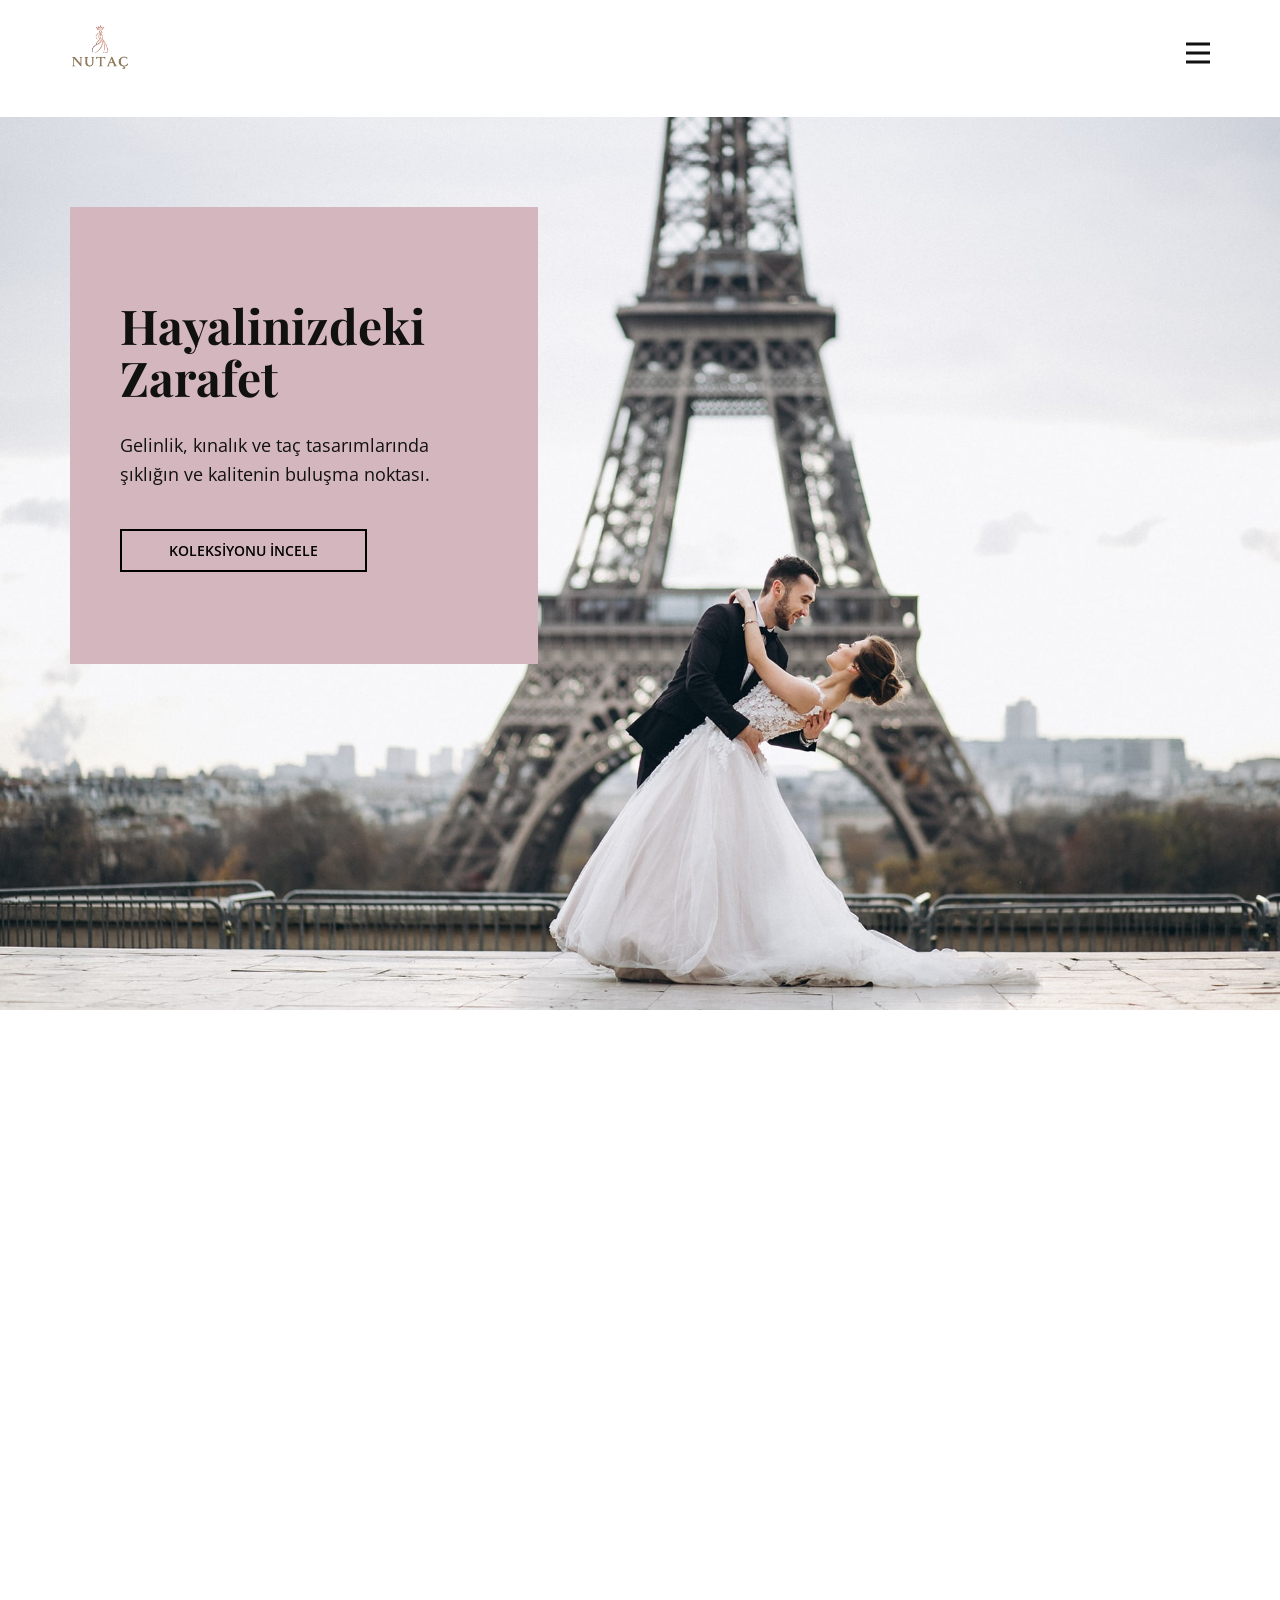
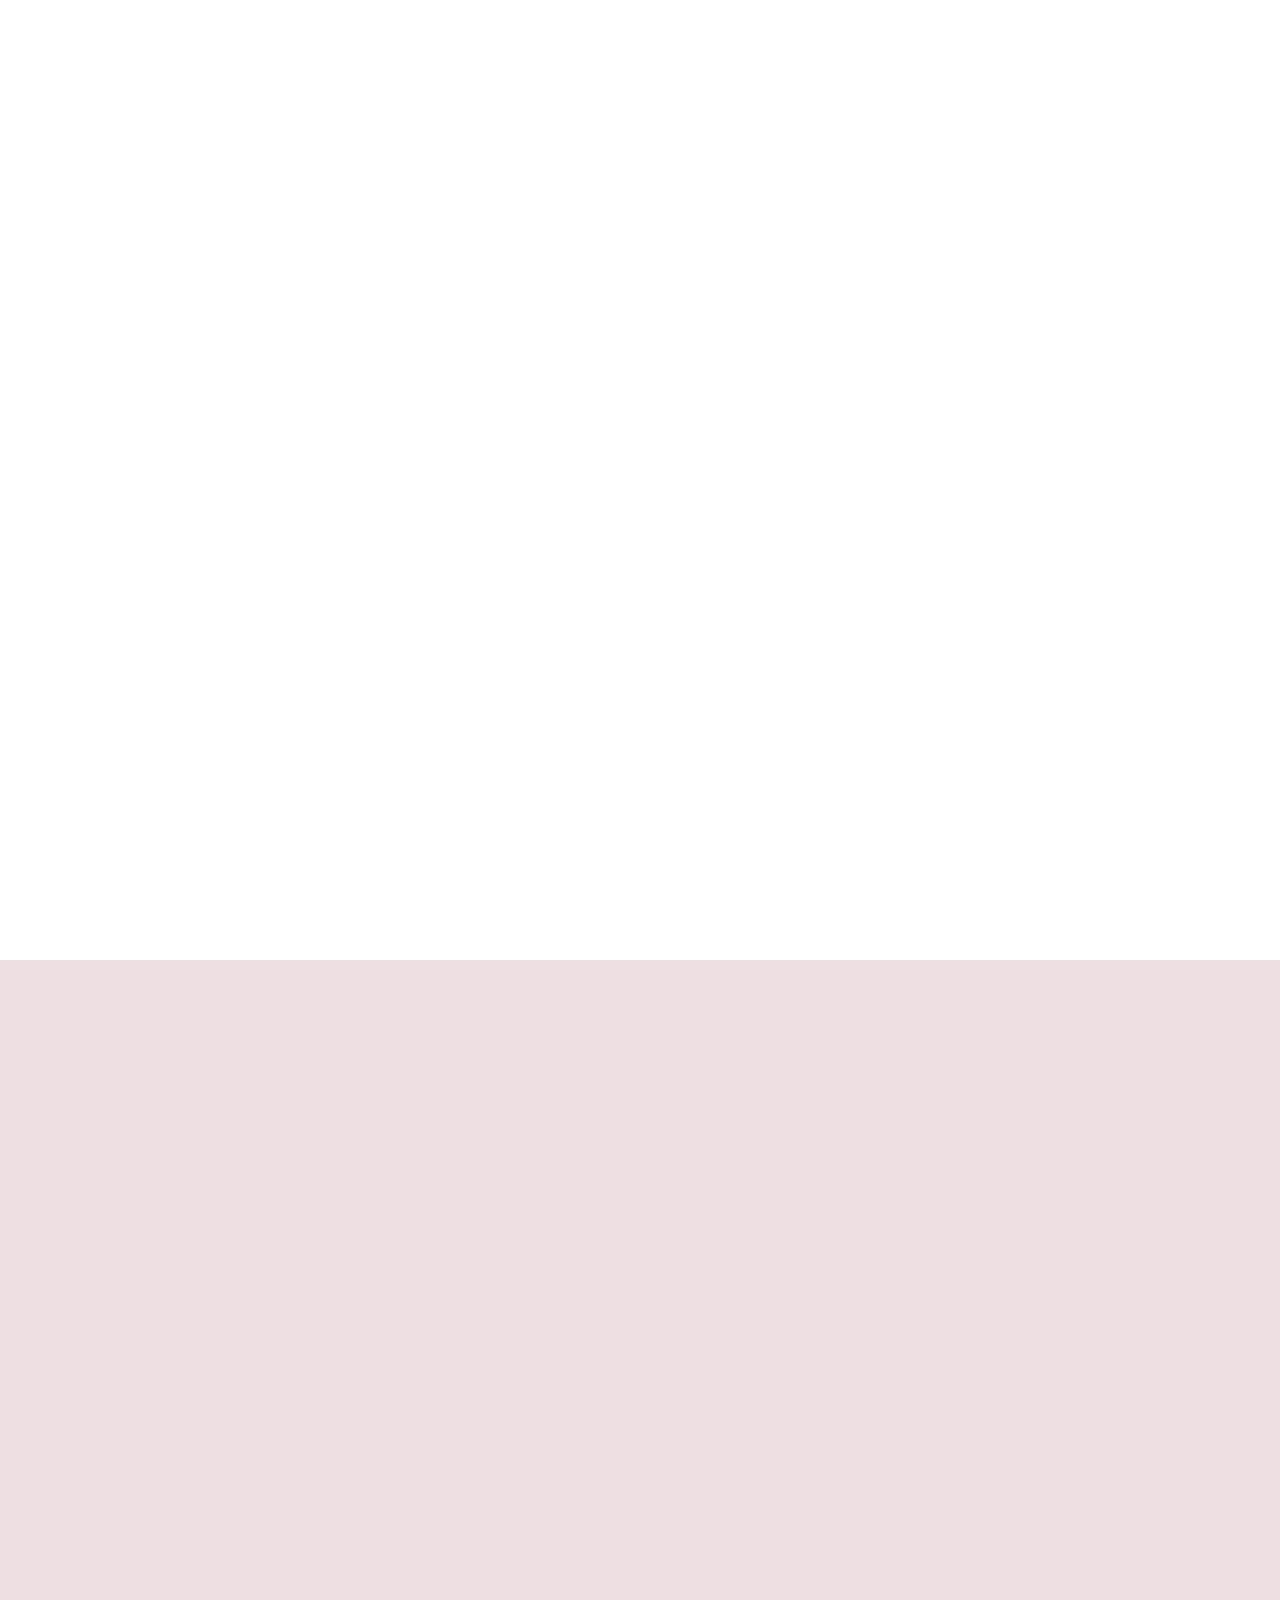
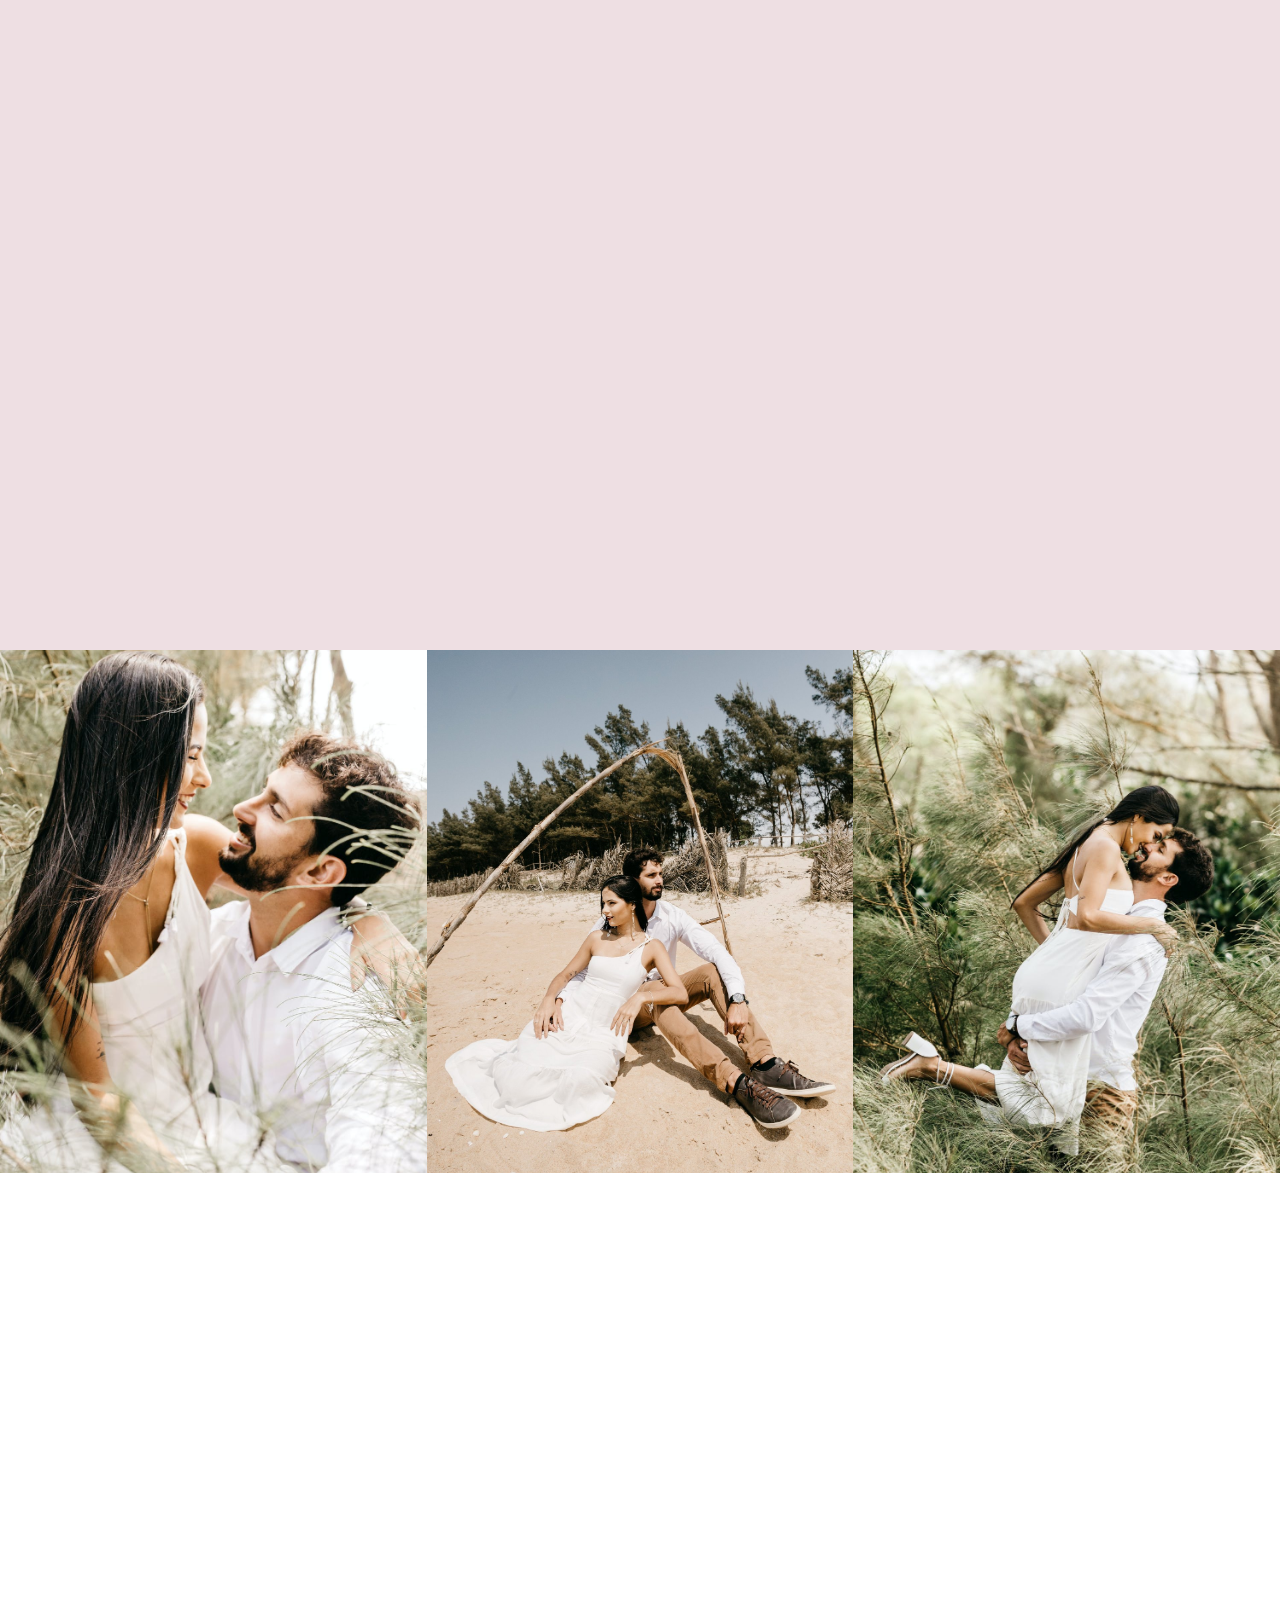
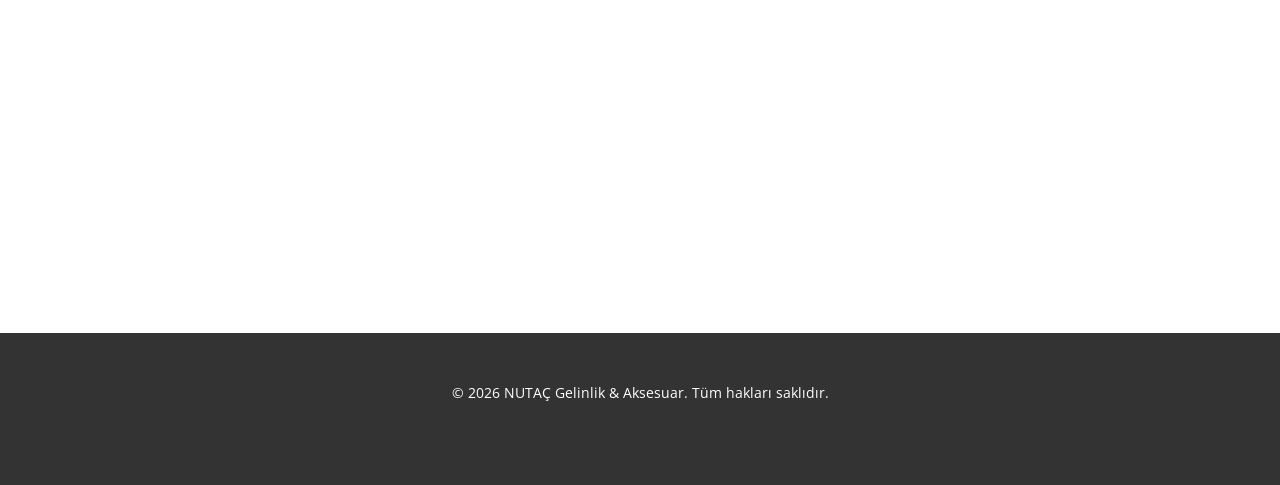
<file: Site1/index.html>
<!DOCTYPE html>
<html style="font-size: 16px;" lang="tr"><head>
    <meta name="viewport" content="width=device-width, initial-scale=1.0">
    <meta charset="utf-8">
    <meta name="keywords" content="NUTAÇ, Gelinlik, Kınalık, Zarafet Takıları, Taç, Toptan Gelinlik">
    <meta name="description" content="NUTAÇ ile en özel gününüzde kusursuz zarafeti yakalayın. Gelinlik, kınalık, taç ve aksesuarlarda toptan ve perakende satış.">
    <title>NUTAÇ | Ana Sayfa</title>
    <link rel="stylesheet" href="nicepage.css" media="screen">
<link rel="stylesheet" href="index.css" media="screen">
    <script class="u-script" type="text/javascript" src="jquery.js" defer=""></script>
    <script class="u-script" type="text/javascript" src="nicepage.js" defer=""></script>
    <meta name="generator" content="Nicepage 8.5.1, nicepage.com">
    
    <link id="u-page-google-font" rel="stylesheet" href="https://fonts.googleapis.com/css2?display=swap&amp;family=Playfair+Display:ital,wght@0,400;0,500;0,600;0,700;0,800;0,900;1,400;1,500;1,600;1,700;1,800;1,900&amp;family=Open+Sans:ital,wght@0,300;0,400;0,500;0,600;0,700;0,800;1,300;1,400;1,500;1,600;1,700;1,800">
    <script type="application/ld+json">{
    "@context": "http://schema.org",
    "@type": "Organization",
    "name": "Nutaç",
    "logo": "images/default-logo.png"
}</script>
    <meta name="theme-color" content="#d4b6be">
    <meta property="og:title" content="Giriş">
    <meta property="og:type" content="website">
  <meta name="referrer" content="origin"><meta data-intl-tel-input-cdn-path="intlTelInput/"></head>
  <body data-home-page="Giriş.html" data-home-page-title="Giriş" data-path-to-root="./" data-include-products="false" class="u-body u-clearfix u-xl-mode" data-lang="tr"><header class="u-clearfix u-header u-header" id="sec-8409"><div class="u-clearfix u-sheet u-valign-middle u-sheet-1">
        <a href="#" class="u-image u-logo u-image-1" style="width: 60px !important;">
          <img src="images/default-logo.png" class="u-logo-image u-logo-image-1" style="width: 60px !important; height: auto !important;">
        </a>
        <nav class="u-menu u-menu-hamburger u-offcanvas u-menu-1" data-responsive-from="XL" role="navigation">
          <div class="menu-collapse" style="font-size: 1rem; letter-spacing: 0px;">
            <a class="u-button-style u-custom-left-right-menu-spacing u-custom-padding-bottom u-custom-top-bottom-menu-spacing u-hamburger-link u-nav-link u-text-active-palette-1-base u-text-hover-palette-2-base" href="#" tabindex="-1" aria-label="Open menu" aria-controls="ca01">
              <svg class="u-svg-link" viewBox="0 0 24 24"><use xlink:href="#menu-hamburger"></use></svg>
              <svg class="u-svg-content" version="1.1" id="menu-hamburger" viewBox="0 0 16 16" x="0px" y="0px" xmlns:xlink="http://www.w3.org/1999/xlink" xmlns="http://www.w3.org/2000/svg"><g><rect y="1" width="16" height="2"></rect><rect y="7" width="16" height="2"></rect><rect y="13" width="16" height="2"></rect>
</g></svg>
            </a>
          </div>
          <div class="u-custom-menu u-nav-container">
            <ul class="u-nav u-unstyled u-nav-1" role="menubar"><li class="u-nav-item" role="none"><a class="u-button-style u-nav-link u-text-active-palette-1-base u-text-hover-palette-2-base u-nav-link-2" href="./" role="menuitem">Ana Sayfa</a>
</li><li class="u-nav-item" role="none"><a class="u-button-style u-nav-link u-text-active-palette-1-base u-text-hover-palette-2-base u-nav-link-2" href="Hakkında.html" role="menuitem">Hakkımızda</a>
</li><li class="u-nav-item" role="none"><a class="u-button-style u-nav-link u-text-active-palette-1-base u-text-hover-palette-2-base u-nav-link-2" href="Galeri.html" role="menuitem">Koleksiyonlar</a>
</li></ul>
          </div>
          <div class="u-custom-menu u-nav-container-collapse" id="ca01" role="region" aria-label="Menu panel">
            <div class="u-black u-container-style u-inner-container-layout u-opacity u-opacity-95 u-sidenav">
              <div class="u-inner-container-layout u-sidenav-overflow">
                <div class="u-menu-close" tabindex="-1" aria-label="Close menu"></div>
                <ul class="u-align-center u-nav u-popupmenu-items u-unstyled u-nav-2"><li class="u-nav-item"><a class="u-button-style u-nav-link" href="./">Ana Sayfa</a>
</li><li class="u-nav-item"><a class="u-button-style u-nav-link" href="Hakkında.html">Hakkımızda</a>
</li><li class="u-nav-item"><a class="u-button-style u-nav-link" href="Galeri.html">Koleksiyonlar</a>
</li></ul>
              </div>
            </div>
            <div class="u-black u-menu-overlay u-opacity u-opacity-70"></div>
          </div>
        </nav>
        <br>
      </div></header>
    <section class="u-clearfix u-image u-section-1" id="block-1">
      <div class="u-clearfix u-sheet u-sheet-1">
        <div class="u-align-left u-container-align-left u-container-style u-group u-palette-1-base u-group-1" data-animation-name="customAnimationIn" data-animation-duration="1750" data-animation-delay="500">
          <div class="u-container-layout u-valign-middle u-container-layout-1">
            <h1 class="u-align-left u-text u-text-1">Hayalinizdeki <span style="font-weight: 700;">Zarafet</span>
            </h1>
            <p class="u-align-left u-large-text u-text u-text-variant u-text-2">Gelinlik, kınalık ve taç tasarımlarında şıklığın ve kalitenin buluşma noktası.</p>
            <a href="Galeri.html" class="u-active-white u-align-left u-border-2 u-border-active-white u-border-black u-border-hover-white u-btn u-button-style u-hover-white u-none u-text-active-black u-text-black u-text-hover-black u-btn-2">Koleksiyonu İncele</a>
          </div>
        </div>
      </div>
    </section>
    <section class="u-clearfix u-section-2" id="block-2">
      <div class="u-align-right u-palette-1-light-2 u-shape u-shape-rectangle u-shape-1" data-animation-name="customAnimationIn" data-animation-duration="1500" data-animation-delay="750"></div>
      <div class="custom-expanded data-layout-selected u-clearfix u-layout-wrap u-layout-wrap-1">
        <div class="u-layout">
          <div class="u-layout-row">
            <div class="u-container-style u-layout-cell u-size-34 u-layout-cell-1">
              <div class="u-container-layout u-valign-middle-xs u-container-layout-1">
                <div class="custom-expanded u-palette-1-base u-shape u-shape-rectangle u-shape-2" data-animation-name="customAnimationIn" data-animation-duration="1500" data-animation-delay="500"></div>
                <div class="u-container-style u-group u-image u-image-tiles u-image-1" data-animation-name="customAnimationIn" data-animation-duration="1500" data-animation-delay="500">
                  <div class="u-container-layout u-container-layout-2"></div>
                </div>
                <img src="images/tg-min.jpg" alt="" class="u-image u-image-default u-image-2" data-animation-name="customAnimationIn" data-animation-duration="1500" data-animation-delay="500" data-image-width="1200" data-image-height="879">
              </div>
            </div>
            <div class="u-container-align-left u-container-style u-layout-cell u-size-26 u-layout-cell-2" data-animation-name="customAnimationIn" data-animation-duration="1500" data-animation-delay="500">
              <div class="u-container-layout u-valign-middle u-container-layout-3">
                <h2 class="u-align-left u-text u-text-1"> Kusursuz Tasarımlar<br>
                </h2>
                <p class="u-align-left u-large-text u-text u-text-variant u-text-2">Modern çizgiler ve zarif işçilikle hazırlanan özel koleksiyonlarımız, en mutlu gününüzde size eşlik etmek için tasarlandı. NUTAÇ zarafetiyle fark yaratın.</p>
                <a href="Galeri.html" class="u-align-left u-border-2 u-border-active-black u-border-hover-black u-border-palette-1-base u-btn u-button-style u-none u-text-active-black u-text-black u-text-hover-black u-btn-2">Daha Fazla Bilgi</a>
              </div>
            </div>
          </div>
        </div>
      </div>
    </section>
    <section class="u-clearfix u-valign-bottom-xl u-white u-section-3" id="block-3">
      <div class="u-align-right u-palette-1-light-2 u-shape u-shape-rectangle u-shape-1" data-animation-name="customAnimationIn" data-animation-duration="1000" data-animation-delay="0"></div>
      <div class="data-layout-selected u-clearfix u-layout-wrap u-layout-wrap-1">
        <div class="u-layout">
          <div class="u-layout-row">
            <div class="u-container-style u-layout-cell u-left-cell u-size-30 u-layout-cell-1" data-animation-name="customAnimationIn" data-animation-duration="1500" data-animation-delay="500">
              <div class="u-container-layout u-valign-top u-container-layout-1">
                <h2 class="u-text u-text-1">Bizimle iletişime geçin, hayalinizdeki tasarımı birlikte hayata geçirelim</h2>
                <div class="u-border-6 u-border-palette-1-base u-line u-line-horizontal u-line-1"></div>
              </div>
            </div>
            <div class="u-container-align-left u-container-style u-layout-cell u-right-cell u-size-30 u-layout-cell-2" data-animation-name="customAnimationIn" data-animation-duration="1500" data-animation-delay="250">
              <div class="u-container-layout u-valign-top u-container-layout-2">
                <p class="u-align-left u-text u-text-2">İster mağazanız için toptan alım yapın, ister kendi düğününüz için özel bir dikim hayal edin. NUTAÇ ekibi olarak beklentilerinizi aşan tasarımları, Türkiye'nin her noktasına güvenle ulaştırmaktan gurur duyuyoruz.</p>
                <a href="#" class="u-align-left u-btn u-button-style u-text-body-alt-color u-btn-1">İletişime Geç</a>
              </div>
            </div>
          </div>
        </div>
      </div>
    </section>
    <section class="u-clearfix u-section-4" id="block-4">
      <div class="u-clearfix u-sheet u-valign-middle u-sheet-1">
        <div class="data-layout-selected u-clearfix u-expanded-width u-gutter-30 u-layout-wrap u-layout-wrap-1">
          <div class="u-gutter-0 u-layout">
            <div class="u-layout-row">
              <div class="u-size-30">
                <div class="u-layout-col">
                  <div class="u-align-left u-container-align-left u-container-style u-image u-layout-cell u-left-cell u-size-30 u-image-1" data-image-width="800" data-image-height="800" data-animation-name="customAnimationIn" data-animation-duration="1500" data-animation-delay="500">
                    <div class="u-container-layout u-container-layout-1"></div>
                  </div>
                  <div class="u-align-left u-container-align-left u-container-style u-layout-cell u-left-cell u-size-30 u-layout-cell-2" data-animation-name="customAnimationIn" data-animation-duration="1500" data-animation-delay="250">
                    <div class="u-container-layout u-valign-top u-container-layout-2">
                      <h2 class="u-align-left u-text u-text-1">Göz Alıcı <span style="font-weight: 700;">Kınalıklar</span>
                      </h2>
                      <p class="u-align-left u-text u-text-2">Kına gecenizi unutulmaz kılacak, geleneksel ile moderni harmanlayan şık tasarımlarımızla gecenin yıldızı olun.</p>
                      <a href="#" class="u-align-left u-btn u-button-style u-text-body-alt-color u-btn-2">Detayları Gör</a>
                    </div>
                  </div>
                </div>
              </div>
              <div class="u-size-30">
                <div class="u-layout-row">
                  <div class="u-align-left u-container-align-left u-container-style u-layout-cell u-right-cell u-size-60 u-layout-cell-3">
                    <div class="u-container-layout u-container-layout-3">
                      <div class="u-align-left u-palette-1-light-2 u-shape u-shape-1" data-animation-name="customAnimationIn" data-animation-duration="1500" data-animation-delay="500"></div>
                      <p class="u-text u-text-4" data-animation-name="customAnimationIn" data-animation-duration="1500" data-animation-delay="500">Zarafet takıları ve taç aksesuarları koleksiyonumuzla, her bir detayın özenle işlendiği büyüleyici kombinler oluşturabilirsiniz. Toptan ve perakende siparişleriniz büyük bir hassasiyetle hazırlanır.</p>
                      <img src="images/bride-holds-beautiful-bridal-bouquet-close-up_8353-10474.jpg" alt="" class="u-align-left u-image u-image-2" data-animation-name="customAnimationIn" data-animation-duration="1500" data-animation-delay="250">
                    </div>
                  </div>
                </div>
              </div>
            </div>
          </div>
        </div>
      </div>
    </section>
    <section class="u-align-center u-clearfix u-container-align-center u-section-5" id="block-5">
      <div class="u-clearfix u-sheet u-valign-middle u-sheet-1">
        <div class="data-layout-selected u-clearfix u-expanded-width u-gutter-0 u-layout-wrap u-layout-wrap-1">
          <div class="u-gutter-0 u-layout">
            <div class="u-layout-row">
              <div class="u-size-30 u-size-60-md">
                <div class="u-layout-col">
                  <div class="u-size-30">
                    <div class="u-layout-row">
                      <div class="u-align-left u-container-align-left u-container-style u-layout-cell u-size-60 u-layout-cell-1" data-animation-name="customAnimationIn" data-animation-duration="1750" data-animation-delay="500">
                        <div class="u-container-layout u-container-layout-1">
                          <h3 class="u-text u-text-1">Kalite</h3>
                          <blockquote class="u-text u-text-2">Gelinlik ve kınalık modellerimizde kullandığımız kumaş ve işlemeler, uzun yıllara dayanan usta işçiliğin bir eseridir. </blockquote>
                        </div>
                      </div>
                    </div>
                  </div>
                  <div class="u-size-30">
                    <div class="u-layout-row">
                      <div class="u-align-left u-container-align-left u-container-style u-layout-cell u-size-60 u-layout-cell-2" data-animation-name="customAnimationIn" data-animation-duration="1500" data-animation-delay="750">
                        <div class="u-container-layout u-valign-top u-container-layout-2">
                          <h3 class="u-text u-text-3">Şıklık</h3>
                          <blockquote class="u-text u-text-4">Zarif taçlarımız ve aksesuarlarımız, sadeliği ve ihtişamı aynı anda üzerinde taşımak isteyen gelinler için tasarlandı. </blockquote>
                        </div>
                      </div>
                    </div>
                  </div>
                </div>
              </div>
              <div class="u-size-30 u-size-60-md">
                <div class="u-layout-col">
                  <div class="u-container-style u-image u-layout-cell u-right-cell u-size-60 u-image-1" data-animation-name="customAnimationIn" data-animation-duration="1500" data-animation-delay="500">
                    <div class="u-container-layout u-container-layout-3"></div>
                  </div>
                </div>
              </div>
            </div>
          </div>
        </div>
      </div>
    </section>
    <section class="u-clearfix u-container-align-center u-palette-1-light-2 u-section-6" id="block-6">
      <div class="u-clearfix u-sheet u-valign-middle u-sheet-1">
        <div class="u-border-10 u-border-white u-image u-image-circle u-image-1" data-animation-name="customAnimationIn" data-animation-duration="1500" data-animation-delay="500"></div>
        <div class="u-image u-image-circle u-image-2" data-animation-name="customAnimationIn" data-animation-duration="1500" data-animation-delay="250"></div>
        <div class="u-border-20 u-border-white u-image u-image-circle u-image-3" data-image-width="700" data-image-height="1049" data-animation-name="customAnimationIn" data-animation-duration="1500" data-animation-delay="500"></div>
        <div class="u-shape u-shape-svg u-text-palette-1-base u-shape-1" data-animation-name="customAnimationIn" data-animation-duration="1500" data-animation-delay="750">
          <svg class="u-svg-link" preserveAspectRatio="none" viewBox="0 0 160 160" style=""><use xlink:href="#svg-1186"></use></svg>
          <svg xmlns="http://www.w3.org/2000/svg" xmlns:xlink="http://www.w3.org/1999/xlink" version="1.1" xml:space="preserve" class="u-svg-content" viewBox="0 0 160 160" x="0px" y="0px" id="svg-1186" style="enable-background:new 0 0 160 160;"><path d="M80,30c27.6,0,50,22.4,50,50s-22.4,50-50,50s-50-22.4-50-50S52.4,30,80,30 M80,0C35.8,0,0,35.8,0,80s35.8,80,80,80
  s80-35.8,80-80S124.2,0,80,0L80,0z"></path></svg>
        </div>
        <div class="u-shape u-shape-svg u-text-palette-1-base u-shape-2" data-animation-name="customAnimationIn" data-animation-duration="1500" data-animation-delay="750">
          <svg class="u-svg-link" preserveAspectRatio="none" viewBox="0 0 160 160" style=""><use xlink:href="#svg-525f"></use></svg>
          <svg xmlns="http://www.w3.org/2000/svg" xmlns:xlink="http://www.w3.org/1999/xlink" version="1.1" xml:space="preserve" class="u-svg-content" viewBox="0 0 160 160" x="0px" y="0px" id="svg-525f" style="enable-background:new 0 0 160 160;"><path d="M80,30c27.6,0,50,22.4,50,50s-22.4,50-50,50s-50-22.4-50-50S52.4,30,80,30 M80,0C35.8,0,0,35.8,0,80s35.8,80,80,80
  s80-35.8,80-80S124.2,0,80,0L80,0z"></path></svg>
        </div>
        <div class="u-align-center u-container-align-center u-container-style u-expanded-width u-group u-shape-rectangle u-group-1" data-animation-name="flipIn" data-animation-duration="1500" data-animation-direction="X" data-animation-delay="750">
          <div class="u-container-layout u-valign-top u-container-layout-1">
            <h2 class="u-align-center u-text u-text-default u-text-1">Unutulmaz Anlar İçin</h2>
            <p class="u-align-center u-text u-text-2">Hayatınızın en anlamlı imzasını atarken üzerinizde NUTAÇ imzasını taşıyın. Siz sadece bu anın tadını çıkarın, geri kalan zarafeti biz tasarlayalım.</p>
            <a href="#" class="u-active-white u-align-center u-border-2 u-border-active-white u-border-black u-border-hover-white u-btn u-button-style u-hover-white u-none u-text-active-black u-text-black u-text-hover-black u-btn-2">Koleksiyonlara Göz At</a>
          </div>
        </div>
      </div>
    </section>
    <section class="u-clearfix u-section-7" id="block-7">
      <div class="u-expanded-width u-gallery u-layout-grid u-lightbox u-no-transition u-show-text-on-hover u-gallery-1">
        <div class="u-gallery-inner u-gallery-inner-1">
          <div class="u-effect-fade u-gallery-item">
            <div class="u-back-slide">
              <img class="u-back-image u-expanded" src="images/pexels-photo-5353558.jpeg">
            </div>
            <div class="u-over-slide u-shading u-over-slide-1"></div>
          </div>
          <div class="u-effect-fade u-gallery-item">
            <div class="u-back-slide">
              <img class="u-back-image u-expanded" src="images/pexels-jonathan-borba-5353561.jpg">
            </div>
            <div class="u-over-slide u-shading u-over-slide-2"></div>
          </div>
          <div class="u-effect-fade u-gallery-item">
            <div class="u-back-slide">
              <img class="u-back-image u-expanded" src="images/pexels-photo-5353560.jpeg">
            </div>
            <div class="u-over-slide u-shading u-over-slide-3"></div>
          </div>
        </div>
      </div>
    </section>
    <section class="u-clearfix u-container-align-center u-section-8" id="block-8">
      <div class="u-clearfix u-sheet u-valign-middle u-sheet-1">
        <div class="data-layout-selected u-clearfix u-expanded-width u-gutter-20 u-layout-wrap u-layout-wrap-1">
          <div class="u-layout">
            <div class="u-layout-row">
              <div class="u-size-30 u-size-60-md">
                <div class="u-layout-col">
                  <div class="u-align-left u-container-align-left u-container-style u-layout-cell u-palette-1-light-2 u-right-cell u-size-60 u-layout-cell-1" data-animation-name="customAnimationIn" data-animation-duration="1500" data-animation-delay="500">
                    <div class="u-container-layout u-valign-middle u-container-layout-1">
                      <h2 class="u-align-left u-text u-text-1">Bize Ulaşın</h2>
                      <p class="u-align-left u-text u-text-2">Toptan ve perakende siparişleriniz için yandaki formu doldurabilirsiniz.</p>
                      <div class="u-form u-form-1">
                        <form action="https://service.nicepagesrv.com/form/v4/form-process" class="u-clearfix u-form-spacing-30 u-form-vertical u-inner-form" style="padding: 0;" source="email" name="form">
                          <div class="u-form-email u-form-group u-form-partition-factor-2 u-form-group-1">
                            <label for="email-da30" class="u-form-control-hidden u-label">E-posta</label>
                            <input type="email" placeholder="Geçerli bir e-posta adresi girin" id="email-da30" name="email" class="u-border-2 u-border-grey-75 u-border-no-left u-border-no-right u-border-no-top u-input u-input-rectangle" required="">
                          </div>
                          <div class="u-form-group u-form-name u-form-partition-factor-2 u-form-group-2">
                            <label for="name-da30" class="u-form-control-hidden u-label">Adınız</label>
                            <input type="text" placeholder="Adınızı ve Soyadınızı girin" id="name-da30" name="name" class="u-border-2 u-border-grey-75 u-border-no-left u-border-no-right u-border-no-top u-input u-input-rectangle" required="">
                          </div>
                          <div class="u-form-agree u-form-group u-form-group-3">
                            <label class="u-block-c535-32 u-field-label" style=""></label>
                            <input type="checkbox" id="agree-1d18" name="agree" class="u-agree-checkbox u-field-input" required="">
                            <label for="agree-1d18" class="u-block-c535-32 u-field-label" style=""><a href="#">Gizlilik Politikasını</a> okudum ve kabul ediyorum.
                            </label>
                          </div>
                          <div class="u-form-group u-form-message u-form-group-4">
                            <label for="message-da30" class="u-form-control-hidden u-label">Mesajınız</label>
                            <textarea placeholder="Mesajınızı veya talebinizi buraya yazın..." rows="4" cols="50" id="message-da30" name="message" class="u-border-2 u-border-grey-75 u-border-no-left u-border-no-right u-border-no-top u-input u-input-rectangle" required=""></textarea>
                          </div>
                          <div class="u-align-left u-form-group u-form-submit u-form-group-5">
                            <a href="#" class="u-border-2 u-border-black u-btn u-btn-submit u-button-style u-hover-black u-none u-text-black u-text-hover-white u-btn-1">Gönder</a>
                            <input type="submit" value="submit" class="u-form-control-hidden">
                          </div>
                          <div class="u-form-send-message u-form-send-success">Teşekkür ederiz! Mesajınız başarıyla gönderildi.</div>
                          <div class="u-form-send-error u-form-send-message">Mesajınız gönderilemedi. Lütfen eksik alanları kontrol edip tekrar deneyin.</div>
                          <input type="hidden" value="" name="recaptchaResponse">
                          <input type="hidden" name="formServices" value="0ea38d83-d0f1-a2e1-7059-d34b3627160c">
                        </form>
                      </div>
                    </div>
                  </div>
                </div>
              </div>
              <div class="u-size-30 u-size-60-md">
                <div class="u-layout-col">
                  <div class="u-size-40">
                    <div class="u-layout-row">
                      <div class="u-container-align-left u-container-style u-layout-cell u-left-cell u-size-60 u-layout-cell-2" data-animation-name="customAnimationIn" data-animation-duration="1500" data-animation-delay="250">
                        <div class="u-container-layout u-valign-top u-container-layout-2">
                          <p class="u-align-left u-text u-text-3"><b style="">Gelinlik, kınalık, taç ve zarafet takılarında kaliteyi uygun fiyatlarla sunuyoruz. Butik ve mağazalarınız için toptan satış seçeneklerimizle hizmetinizdeyiz.</b>
                            <br>
                            <br>Sipariş sürecinden teslimata kadar her adımı titizlikle planlıyor ve Türkiye'nin her yerine kargo imkanı sunuyoruz.<br>
                          </p>
                        </div>
                      </div>
                    </div>
                  </div>
                  <div class="u-size-20">
                    <div class="u-layout-row">
                      <div class="u-container-align-left u-container-style u-layout-cell u-size-36 u-layout-cell-3" data-animation-name="customAnimationIn" data-animation-duration="1500" data-animation-delay="250">
                        <div class="u-container-layout u-valign-top u-container-layout-3">
                          <p class="u-align-left u-text u-text-4">Hızlı teslimat, güvenli alışveriş ve usta işçiliğin adresi NUTAÇ ile hayalinizdeki görünüme kavuşun.</p>
                        </div>
                      </div>
                      <div class="u-align-left u-container-align-left u-container-style u-image u-layout-cell u-left-cell u-size-24 u-image-1" data-image-width="626" data-image-height="939" data-animation-name="customAnimationIn" data-animation-duration="1500" data-animation-delay="500">
                        <div class="u-container-layout u-container-layout-4"></div>
                      </div>
                    </div>
                  </div>
                </div>
              </div>
            </div>
          </div>
        </div>
      </div>
    </section>
    
    <footer class="u-align-center u-clearfix u-container-align-center u-footer u-grey-80 u-footer" id="sec-b85e"><div class="u-clearfix u-sheet u-sheet-1">
        <p class="u-small-text u-text u-text-variant u-text-1">© 2026 NUTAÇ Gelinlik & Aksesuar. Tüm hakları saklıdır.</p>
      </div></footer>
    <section class="u-backlink u-clearfix u-grey-80"></section>
  
</body></html>
</file>
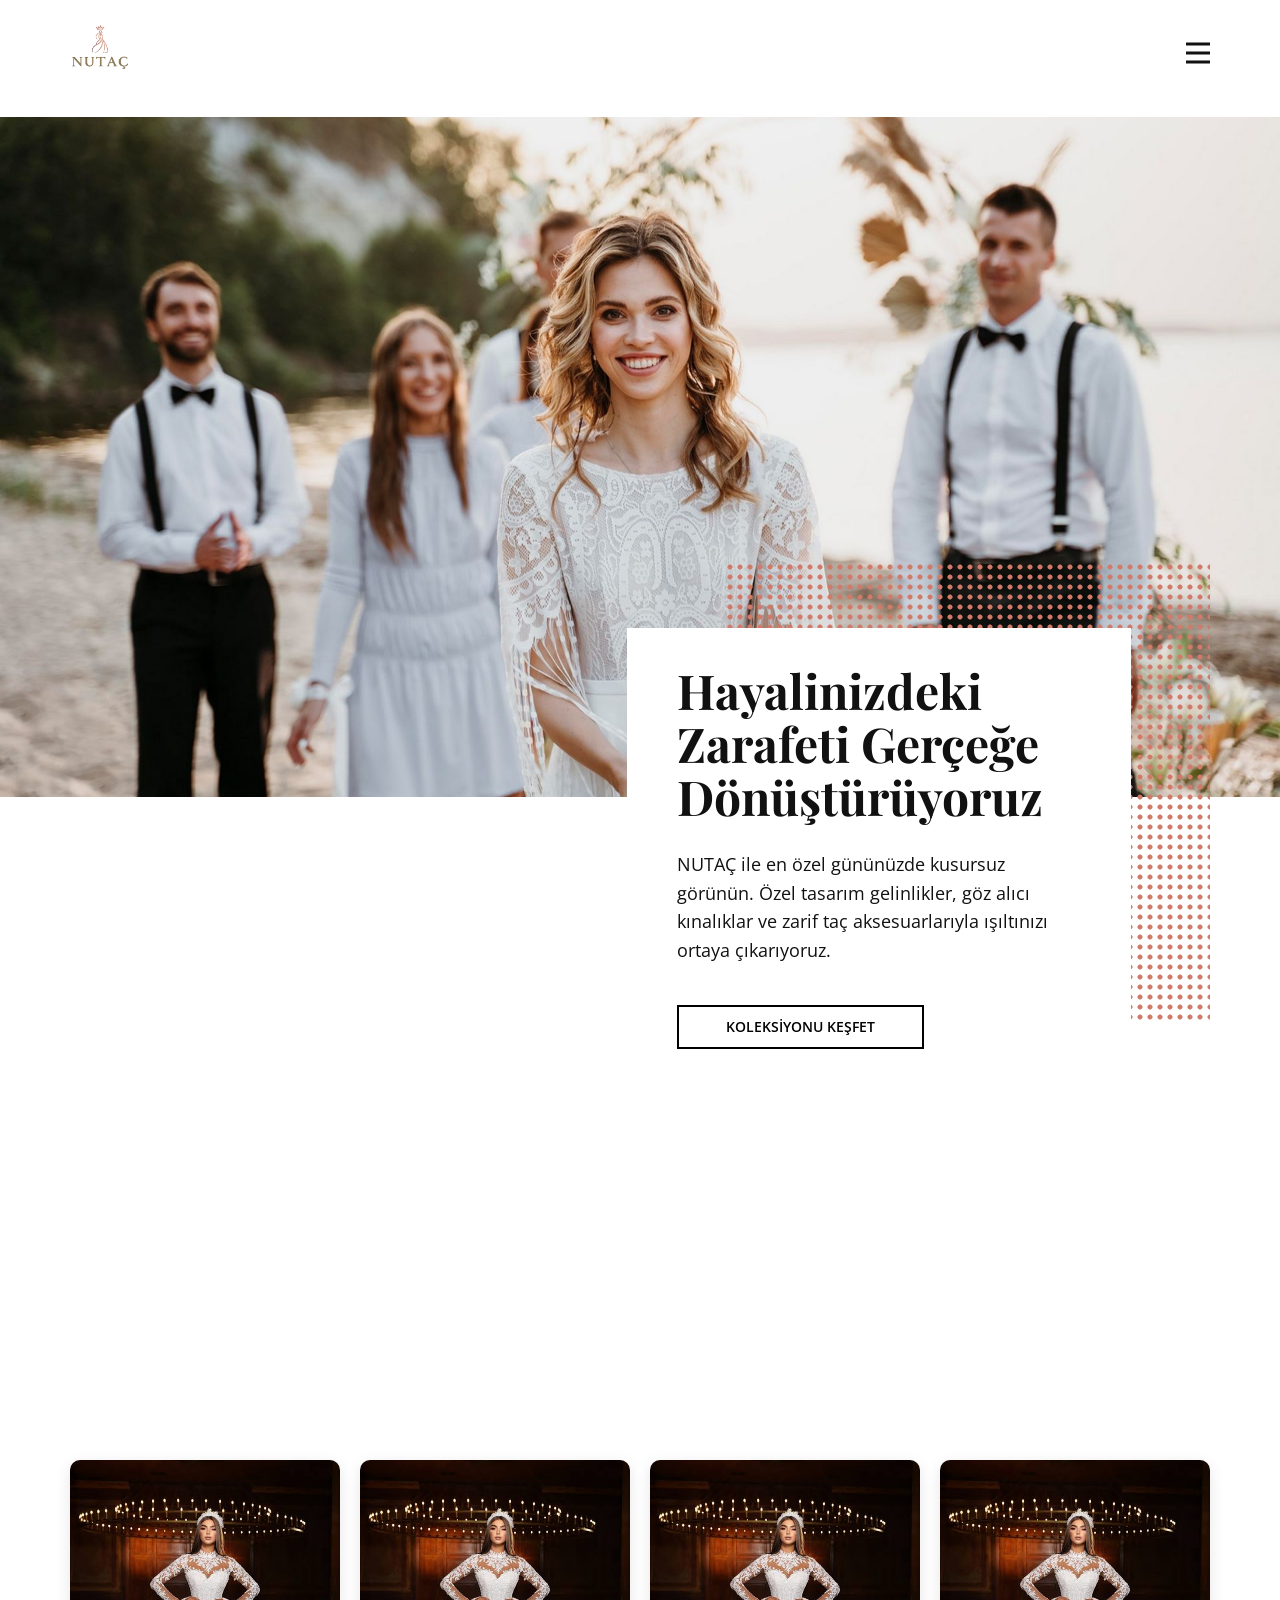
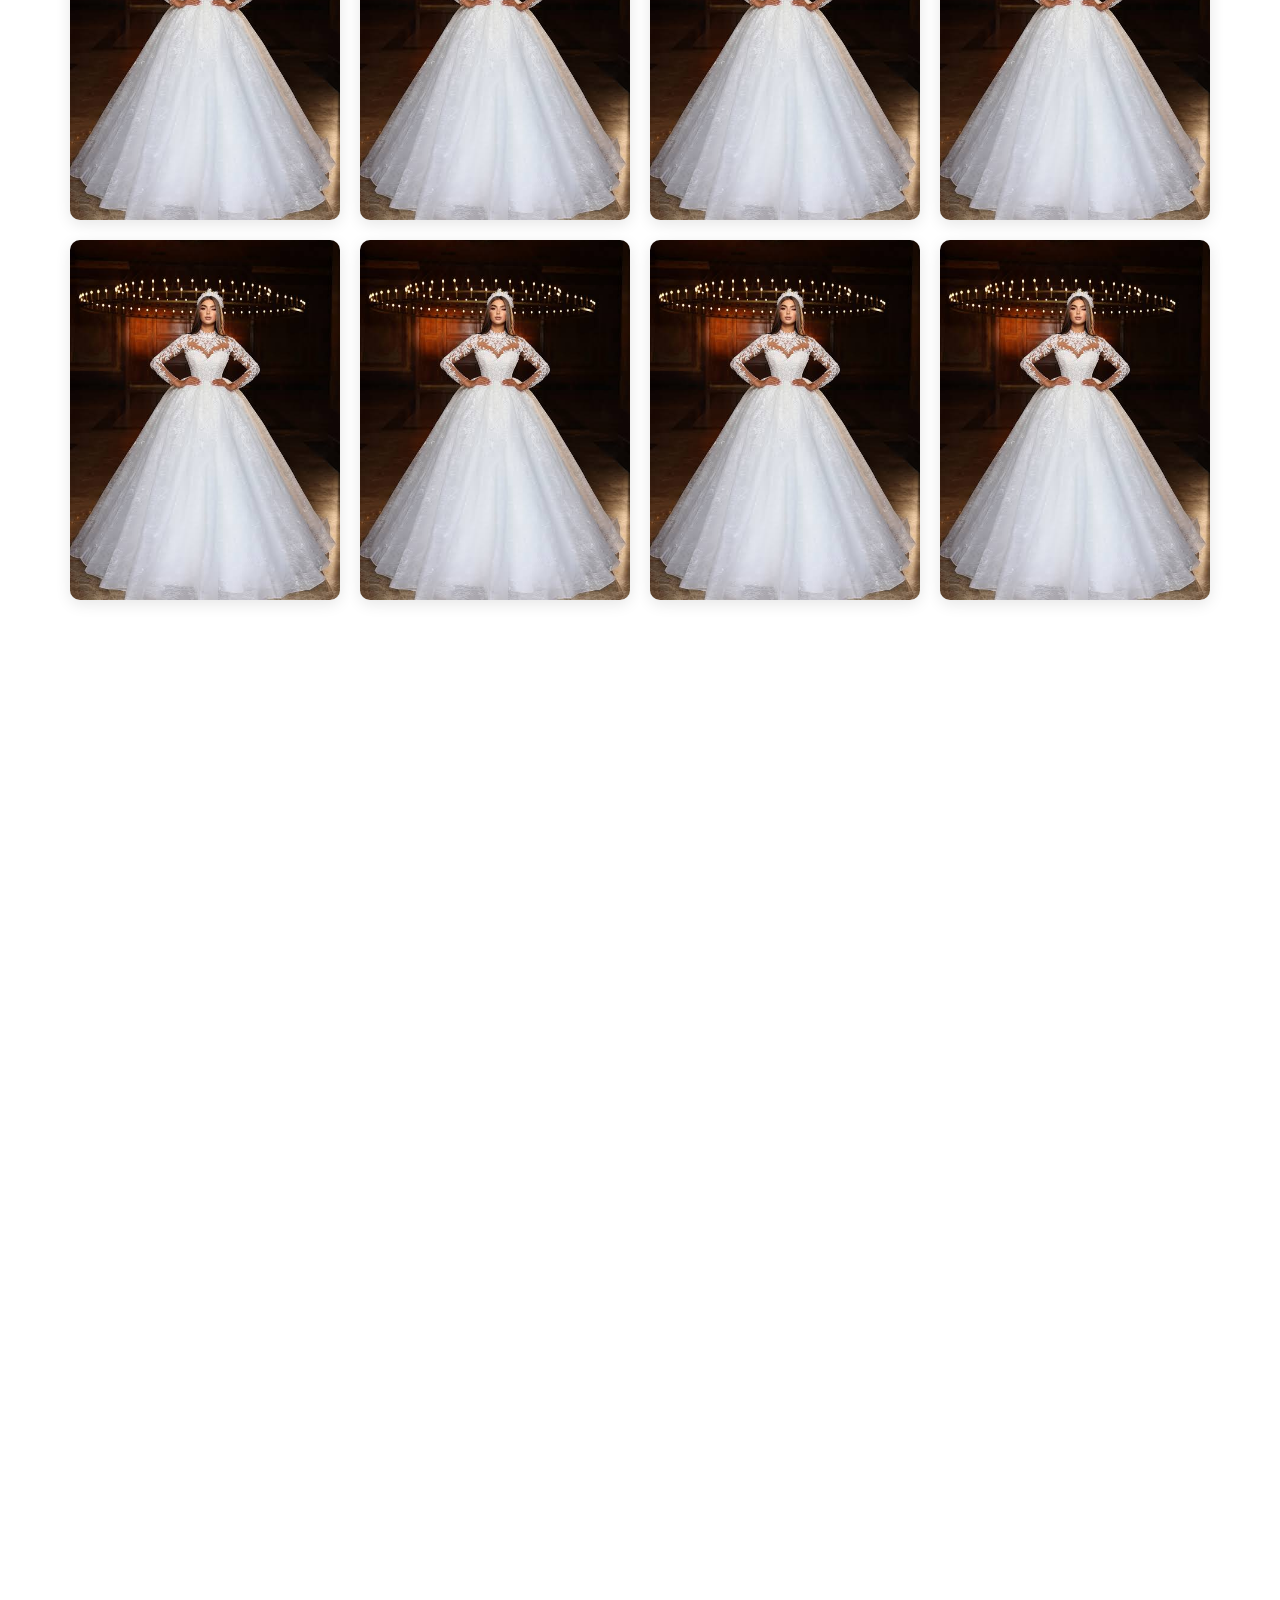
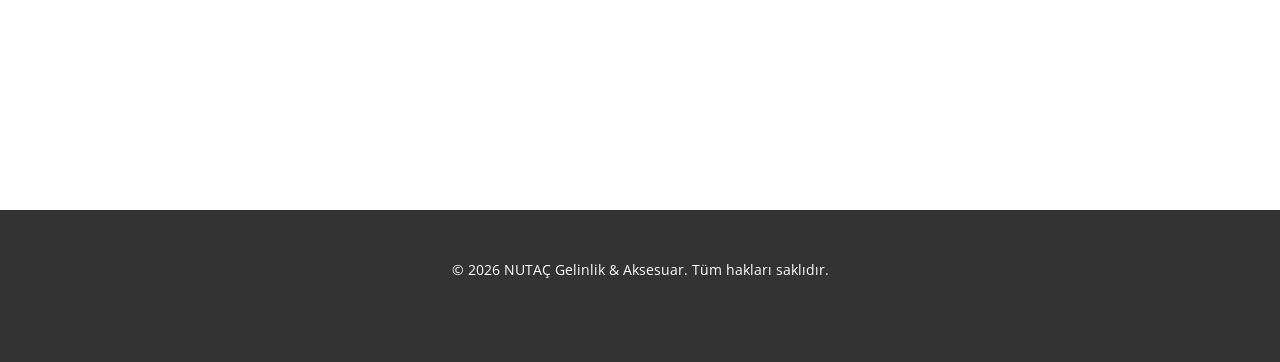
<file: Site1/Galeri.html>
<!DOCTYPE html>
<html style="font-size: 16px;" lang="tr"><head>
    <meta name="viewport" content="width=device-width, initial-scale=1.0">
    <meta charset="utf-8">
    <meta name="keywords" content="Gelinlik, Kınalık, Taç, Zarafet Takıları, Toptan Gelinlik, Nutaç">
    <meta name="description" content="NUTAÇ Gelinlik, Kınalık ve Taç aksesuarları. Zarafet takılarında toptan ve perakende satış, Türkiye'nin her yerine kargo imkanı.">
    <title>NUTAÇ | Gelinlik ve Zarafet Takıları</title>
    <link rel="stylesheet" href="nicepage.css" media="screen">
<link rel="stylesheet" href="Galeri.css" media="screen">
    <script class="u-script" type="text/javascript" src="jquery.js" defer=""></script>
    <script class="u-script" type="text/javascript" src="nicepage.js" defer=""></script>
    <meta name="generator" content="Nicepage 8.5.1, nicepage.com">
    
    <link id="u-page-google-font" rel="stylesheet" href="https://fonts.googleapis.com/css2?display=swap&amp;family=Playfair+Display:ital,wght@0,400;0,500;0,600;0,700;0,800;0,900;1,400;1,500;1,600;1,700;1,800;1,900&amp;family=Open+Sans:ital,wght@0,300;0,400;0,500;0,600;0,700;0,800;1,300;1,400;1,500;1,600;1,700;1,800">
    <script type="application/ld+json">{
    "@context": "http://schema.org",
    "@type": "Organization",
    "name": "Nutaç",
    "logo": "images/default-logo.png"
}</script>
    <meta name="theme-color" content="#d4b6be">
    <meta property="og:title" content="NUTAÇ Gelinlik">
    <meta property="og:type" content="website">
  <meta name="referrer" content="origin"><meta data-intl-tel-input-cdn-path="intlTelInput/"></head>
  <body data-path-to-root="./" data-include-products="false" class="u-body u-xl-mode" data-lang="tr"><header class="u-clearfix u-header u-header" id="sec-8409"><div class="u-clearfix u-sheet u-valign-middle u-sheet-1">
        <a href="#" class="u-image u-logo u-image-1" style="width: 250px !important; max-width: 100%;">
          <img src="images/default-logo.png" class="u-logo-image u-logo-image-1" style="width: 60px !important; max-width: 250px !important; height: auto !important;">
        </a>
        <nav class="u-menu u-menu-hamburger u-offcanvas u-menu-1" data-responsive-from="XL" role="navigation">
          <div class="menu-collapse" style="font-size: 1rem; letter-spacing: 0px;">
            <a class="u-button-style u-custom-left-right-menu-spacing u-custom-padding-bottom u-custom-top-bottom-menu-spacing u-hamburger-link u-nav-link u-text-active-palette-1-base u-text-hover-palette-2-base" href="#" tabindex="-1" aria-label="Open menu" aria-controls="ca01">
              <svg class="u-svg-link" viewBox="0 0 24 24"><use xlink:href="#menu-hamburger"></use></svg>
              <svg class="u-svg-content" version="1.1" id="menu-hamburger" viewBox="0 0 16 16" x="0px" y="0px" xmlns:xlink="http://www.w3.org/1999/xlink" xmlns="http://www.w3.org/2000/svg"><g><rect y="1" width="16" height="2"></rect><rect y="7" width="16" height="2"></rect><rect y="13" width="16" height="2"></rect>
</g></svg>
            </a>
          </div>
          <div class="u-custom-menu u-nav-container">
            <ul class="u-nav u-unstyled u-nav-1" role="menubar"><li class="u-nav-item" role="none"><a class="u-button-style u-nav-link u-text-active-palette-1-base u-text-hover-palette-2-base u-nav-link-2" href="./" role="menuitem">Ana Sayfa</a>
</li><li class="u-nav-item" role="none"><a class="u-button-style u-nav-link u-text-active-palette-1-base u-text-hover-palette-2-base u-nav-link-2" href="Hakkında.html" role="menuitem">Hakkımızda</a>
</li><li class="u-nav-item" role="none"><a class="u-button-style u-nav-link u-text-active-palette-1-base u-text-hover-palette-2-base u-nav-link-2" href="Galeri.html" role="menuitem">Koleksiyonlar</a>
</li></ul>
          </div>
          <div class="u-custom-menu u-nav-container-collapse" id="ca01" role="region" aria-label="Menu panel">
            <div class="u-black u-container-style u-inner-container-layout u-opacity u-opacity-95 u-sidenav">
              <div class="u-inner-container-layout u-sidenav-overflow">
                <div class="u-menu-close" tabindex="-1" aria-label="Close menu"></div>
                <ul class="u-align-center u-nav u-popupmenu-items u-unstyled u-nav-2"><li class="u-nav-item"><a class="u-button-style u-nav-link" href="./">Ana Sayfa</a>
</li><li class="u-nav-item"><a class="u-button-style u-nav-link" href="Hakkında.html">Hakkımızda</a>
</li><li class="u-nav-item"><a class="u-button-style u-nav-link" href="Galeri.html">Koleksiyonlar</a>
</li></ul>
              </div>
            </div>
            <div class="u-black u-menu-overlay u-opacity u-opacity-70"></div>
          </div>
        </nav>
        <br>
      </div></header>
    <section class="u-clearfix u-valign-middle-xs u-section-1" id="block-1">
      <div class="custom-expanded u-palette-1-light-2 u-shape u-shape-rectangle u-shape-1" data-animation-name="customAnimationIn" data-animation-duration="1500" data-animation-delay="500"></div>
      <img class="u-expanded-width u-image u-image-1" src="images/5675-min.jpg" data-image-width="1980" data-image-height="1321" data-animation-name="customAnimationIn" data-animation-duration="1500">
      <div class="u-container-style u-group u-image u-image-tiles u-image-2" data-animation-name="customAnimationIn" data-animation-duration="1500" data-animation-delay="500">
        <div class="u-container-layout u-container-layout-1"></div>
      </div>
      <div class="u-align-left u-container-align-left u-container-style u-group u-white u-group-2" data-animation-name="customAnimationIn" data-animation-duration="1750" data-animation-delay="500">
        <div class="u-container-layout u-valign-middle u-container-layout-2">
          <h1 class="u-align-left u-text u-text-1"> Hayalinizdeki Zarafeti Gerçeğe Dönüştürüyoruz</h1>
          <p class="u-align-left u-large-text u-text u-text-variant u-text-2">NUTAÇ ile en özel gününüzde kusursuz görünün. Özel tasarım gelinlikler, göz alıcı kınalıklar ve zarif taç aksesuarlarıyla ışıltınızı ortaya çıkarıyoruz.</p>
          <a href="#" class="u-active-palette-1-base u-align-left u-border-2 u-border-active-palette-1-base u-border-black u-border-hover-palette-1-base u-btn u-button-style u-hover-palette-1-base u-none u-text-active-black u-text-black u-text-hover-black u-btn-2">Koleksiyonu Keşfet</a>
        </div>
      </div>
    </section>

    <!-- ESTETİK VE RESPONSIVE GALERİ BÖLÜMÜ -->
    <section class="u-align-center u-clearfix u-valign-top-md u-section-2" id="block-2">
      <div class="custom-expanded u-palette-1-light-2 u-shape u-shape-rectangle u-shape-1" data-animation-name="customAnimationIn" data-animation-duration="1500" data-animation-delay="500"></div>
      
      <!-- Sadece bu galeriye etki edecek ve diğer hiçbir şeyi bozmayacak zorunlu CSS -->
      <style>
        .custom-wedding-gallery {
          display: grid !important;
          grid-template-columns: repeat(4, 1fr) !important;
          gap: 20px !important;
          width: 100% !important;
          margin-top: 40px !important;
          padding-bottom: 50px !important;
        }
        .custom-wedding-gallery .u-gallery-item {
          position: relative !important;
          overflow: hidden !important;
          border-radius: 10px !important;
          box-shadow: 0 4px 15px rgba(0,0,0,0.1) !important;
          aspect-ratio: 3/4 !important; /* Fotoğrafların düzgün dikey durması için */
          margin: 0 !important;
          height: auto !important;
          cursor: pointer !important;
        }
        .custom-wedding-gallery .u-back-slide {
          width: 100% !important;
          height: 100% !important;
        }
        .custom-wedding-gallery .u-back-image {
          width: 100% !important;
          height: 100% !important;
          object-fit: cover !important; /* Görseli bozmadan sığdırır */
          transition: transform 0.4s ease !important;
          display: block !important;
        }
        .custom-wedding-gallery .u-gallery-item:hover .u-back-image {
          transform: scale(1.08) !important; /* Üzerine gelince estetik yakınlaştırma */
        }
        
        /* Responsive (Mobil & Tablet) Ayarları */
        @media (max-width: 991px) {
          .custom-wedding-gallery { grid-template-columns: repeat(2, 1fr) !important; }
        }
        @media (max-width: 575px) {
          .custom-wedding-gallery { grid-template-columns: 1fr !important; }
        }
      </style>

      <div class="u-clearfix u-sheet u-valign-middle u-sheet-1">
        <h2 class="u-align-center u-text u-text-1" data-animation-name="customAnimationIn" data-animation-duration="1500" data-animation-delay="0">Tasarım Koleksiyonumuz</h2>
        <p class="u-align-center u-text u-text-2" data-animation-name="customAnimationIn" data-animation-duration="1500" data-animation-delay="250">Detayları incelemek ve tam ekran büyütmek için görsellerin üzerine tıklayabilirsiniz.</p>
        
        <!-- Nicepage Lightbox uyumlu Galeri -->
        <div class="u-gallery u-layout-grid u-lightbox u-show-text-on-hover u-gallery-1">
          <div class="u-gallery-inner custom-wedding-gallery">
            
            <div class="u-effect-fade u-gallery-item">
              <div class="u-back-slide" data-image-width="1200" data-image-height="1600">
                <img class="u-back-image u-expanded" src="images/wedding1.jpg" alt="Tasarım 1">
              </div>
              <div class="u-over-slide u-shading u-over-slide-1"></div>
            </div>
            
            <div class="u-effect-fade u-gallery-item">
              <div class="u-back-slide" data-image-width="1200" data-image-height="1600">
                <img class="u-back-image u-expanded" src="images/wedding2.jpg" alt="Tasarım 2">
              </div>
              <div class="u-over-slide u-shading u-over-slide-2"></div>
            </div>
            
            <div class="u-effect-fade u-gallery-item">
              <div class="u-back-slide" data-image-width="1200" data-image-height="1600">
                <img class="u-back-image u-expanded" src="images/wedding3.jpg" alt="Tasarım 3">
              </div>
              <div class="u-over-slide u-shading u-over-slide-3"></div>
            </div>
            
            <div class="u-effect-fade u-gallery-item">
              <div class="u-back-slide" data-image-width="1200" data-image-height="1600">
                <img class="u-back-image u-expanded" src="images/wedding4.jpg" alt="Tasarım 4">
              </div>
              <div class="u-over-slide u-shading u-over-slide-4"></div>
            </div>
            
            <div class="u-effect-fade u-gallery-item">
              <div class="u-back-slide" data-image-width="1200" data-image-height="1600">
                <img class="u-back-image u-expanded" src="images/wedding5.jpg" alt="Tasarım 5">
              </div>
              <div class="u-over-slide u-shading u-over-slide-5"></div>
            </div>
            
            <div class="u-effect-fade u-gallery-item">
              <div class="u-back-slide" data-image-width="1200" data-image-height="1600">
                <img class="u-back-image u-expanded" src="images/wedding6.jpg" alt="Tasarım 6">
              </div>
              <div class="u-over-slide u-shading u-over-slide-6"></div>
            </div>
            
            <div class="u-effect-fade u-gallery-item">
              <div class="u-back-slide" data-image-width="1200" data-image-height="1600">
                <img class="u-back-image u-expanded" src="images/wedding7.jpg" alt="Tasarım 7">
              </div>
              <div class="u-over-slide u-shading u-over-slide-7"></div>
            </div>
            
            <div class="u-effect-fade u-gallery-item">
              <div class="u-back-slide" data-image-width="1200" data-image-height="1600">
                <img class="u-back-image u-expanded" src="images/wedding8.jpg" alt="Tasarım 8">
              </div>
              <div class="u-over-slide u-shading u-over-slide-8"></div>
            </div>

          </div>
        </div>
      </div>
    </section>

    <section class="u-clearfix u-section-3" id="block-3">
      <div class="custom-expanded u-container-style u-group u-image u-image-tiles u-image-1" data-animation-name="customAnimationIn" data-animation-duration="1500" data-animation-delay="750">
        <div class="u-container-layout u-container-layout-1"></div>
      </div>
      <div class="custom-expanded u-palette-1-light-2 u-shape u-shape-rectangle u-shape-1" data-animation-name="customAnimationIn" data-animation-duration="1500" data-animation-delay="500"></div>
      <img class="u-image u-image-default u-image-2" data-image-width="1380" data-image-height="920" data-animation-name="customAnimationIn" data-animation-duration="1500" src="images/beautiful-bride-groom-having-their-wedding-with-guests-beach_23-2149043992.jpg">
      <div class="u-container-align-left u-container-style u-group u-shape-rectangle u-white u-group-2" data-animation-name="customAnimationIn" data-animation-duration="1500" data-animation-delay="750">
        <div class="u-container-layout u-valign-middle u-container-layout-2">
          <h2 class="u-align-left u-text u-text-1"> Her Detayında Aşk ve Zarafet Var</h2>
          <p class="u-align-left u-text u-text-2">Yılların tecrübesiyle, her gelinin hayalini süsleyen tasarımlar üretiyoruz. İster perakende ister toptan, kusursuz işçilik ve zarafet NUTAÇ'ta.</p>
          <a href="#" class="u-active-palette-1-base u-align-left u-border-2 u-border-active-palette-1-base u-border-black u-border-hover-palette-1-base u-btn u-button-style u-hover-palette-1-base u-none u-text-active-black u-text-black u-text-hover-black u-btn-2">Detaylı İncele</a>
        </div>
      </div>
    </section>
    <section class="u-clearfix u-container-align-center u-section-4" id="block-4">
      <div class="u-clearfix u-sheet u-valign-middle u-sheet-1">
        <div class="data-layout-selected u-clearfix u-expanded-width u-gutter-20 u-layout-wrap u-layout-wrap-1">
          <div class="u-layout">
            <div class="u-layout-row">
              <div class="u-size-30 u-size-60-md">
                <div class="u-layout-col">
                  <div class="u-align-left u-container-align-left u-container-style u-layout-cell u-palette-1-light-2 u-right-cell u-size-60 u-layout-cell-1" data-animation-name="customAnimationIn" data-animation-duration="1500" data-animation-delay="500">
                    <div class="u-container-layout u-valign-middle u-container-layout-1">
                      <h2 class="u-align-left u-text u-text-1">Bizimle İletişime Geçin</h2>
                      <p class="u-align-left u-text u-text-2">Randevu oluşturmak, toptan satış hakkında bilgi almak veya sipariş vermek için aşağıdaki formu doldurabilirsiniz.</p>
                      <div class="u-form u-form-1">
                        <form action="https://service.nicepagesrv.com/form/v4/form-process" class="u-clearfix u-form-spacing-30 u-form-vertical u-inner-form" style="padding: 0;" source="email" name="form">
                          <div class="u-form-email u-form-group u-form-partition-factor-2 u-form-group-1">
                            <label for="email-da30" class="u-form-control-hidden u-label">E-posta</label>
                            <input type="email" placeholder="Geçerli bir e-posta adresi girin" id="email-da30" name="email" class="u-border-2 u-border-grey-75 u-border-no-left u-border-no-right u-border-no-top u-input u-input-rectangle" required="">
                          </div>
                          <div class="u-form-group u-form-name u-form-partition-factor-2 u-form-group-2">
                            <label for="name-da30" class="u-form-control-hidden u-label">Adınız</label>
                            <input type="text" placeholder="Adınızı ve Soyadınızı girin" id="name-da30" name="name" class="u-border-2 u-border-grey-75 u-border-no-left u-border-no-right u-border-no-top u-input u-input-rectangle" required="">
                          </div>
                          <div class="u-form-agree u-form-group u-form-group-3">
                            <label class="u-block-e54f-32 u-field-label" style=""></label>
                            <input type="checkbox" id="agree-1d18" name="agree" class="u-agree-checkbox u-field-input" required="">
                            <label for="agree-1d18" class="u-block-e54f-32 u-field-label" style=""><a href="#">Gizlilik Politikasını</a> okudum ve kabul ediyorum.
                            </label>
                          </div>
                          <div class="u-form-group u-form-message u-form-group-4">
                            <label for="message-da30" class="u-form-control-hidden u-label">Mesajınız</label>
                            <textarea placeholder="Mesajınızı veya talebinizi buraya yazın..." rows="4" cols="50" id="message-da30" name="message" class="u-border-2 u-border-grey-75 u-border-no-left u-border-no-right u-border-no-top u-input u-input-rectangle" required=""></textarea>
                          </div>
                          <div class="u-align-left u-form-group u-form-submit u-form-group-5">
                            <a href="#" class="u-border-2 u-border-black u-btn u-btn-submit u-button-style u-hover-black u-none u-text-black u-text-hover-white u-btn-1">Gönder</a>
                            <input type="submit" value="submit" class="u-form-control-hidden">
                          </div>
                          <div class="u-form-send-message u-form-send-success">Teşekkür ederiz! Mesajınız başarıyla gönderildi.</div>
                          <div class="u-form-send-error u-form-send-message">Mesajınız gönderilemedi. Lütfen eksik alanları kontrol edip tekrar deneyin.</div>
                          <input type="hidden" value="" name="recaptchaResponse">
                          <input type="hidden" name="formServices" value="">
                        </form>
                      </div>
                    </div>
                  </div>
                </div>
              </div>
              <div class="u-size-30 u-size-60-md">
                <div class="u-layout-col">
                  <div class="u-size-40">
                    <div class="u-layout-row">
                      <div class="u-container-align-left u-container-style u-layout-cell u-left-cell u-size-60 u-layout-cell-2" data-animation-name="customAnimationIn" data-animation-duration="1500" data-animation-delay="250">
                        <div class="u-container-layout u-valign-top u-container-layout-2">
                          <p class="u-align-left u-text u-text-3"><b style="">Gelinlik, kınalık ve taç aksesuarlarımız hakkında detaylı bilgi almak için bize dilediğiniz zaman ulaşabilirsiniz. Türkiye'nin her noktasına güvenli kargo ile siparişlerinizi ulaştırıyoruz.</b>
                            <br style="">
                            <br style="">Toptan siparişleriniz ve butik/mağaza talepleriniz için özel fiyatlandırma ve üretim seçeneklerimiz bulunmaktadır. Hayalinizdeki tasarımı konuşmak için sabırsızlanıyoruz.<br style="">
                          </p>
                        </div>
                      </div>
                    </div>
                  </div>
                  <div class="u-size-20">
                    <div class="u-layout-row">
                      <div class="u-container-align-left u-container-style u-layout-cell u-size-36 u-layout-cell-3" data-animation-name="customAnimationIn" data-animation-duration="1500" data-animation-delay="250">
                        <div class="u-container-layout u-valign-top u-container-layout-3">
                          <p class="u-align-left u-text u-text-4">Zarafet, kaliteli işçilik ve güvenilir teslimat garantisi ile hizmetinizdeyiz.</p>
                        </div>
                      </div>
                      <div class="u-align-left u-container-style u-image u-layout-cell u-left-cell u-size-24 u-image-1" data-image-width="626" data-image-height="939" data-animation-name="customAnimationIn" data-animation-duration="1500" data-animation-delay="500">
                        <div class="u-container-layout u-container-layout-4"></div>
                      </div>
                    </div>
                  </div>
                </div>
              </div>
            </div>
          </div>
        </div>
      </div>
    </section>
    
    <footer class="u-align-center u-clearfix u-container-align-center u-footer u-grey-80 u-footer" id="sec-b85e"><div class="u-clearfix u-sheet u-sheet-1">
        <p class="u-small-text u-text u-text-variant u-text-1">© 2026 NUTAÇ Gelinlik & Aksesuar. Tüm hakları saklıdır.</p>
      </div></footer>
    <section class="u-backlink u-clearfix u-grey-80"></section>
  
</body></html>
</file>
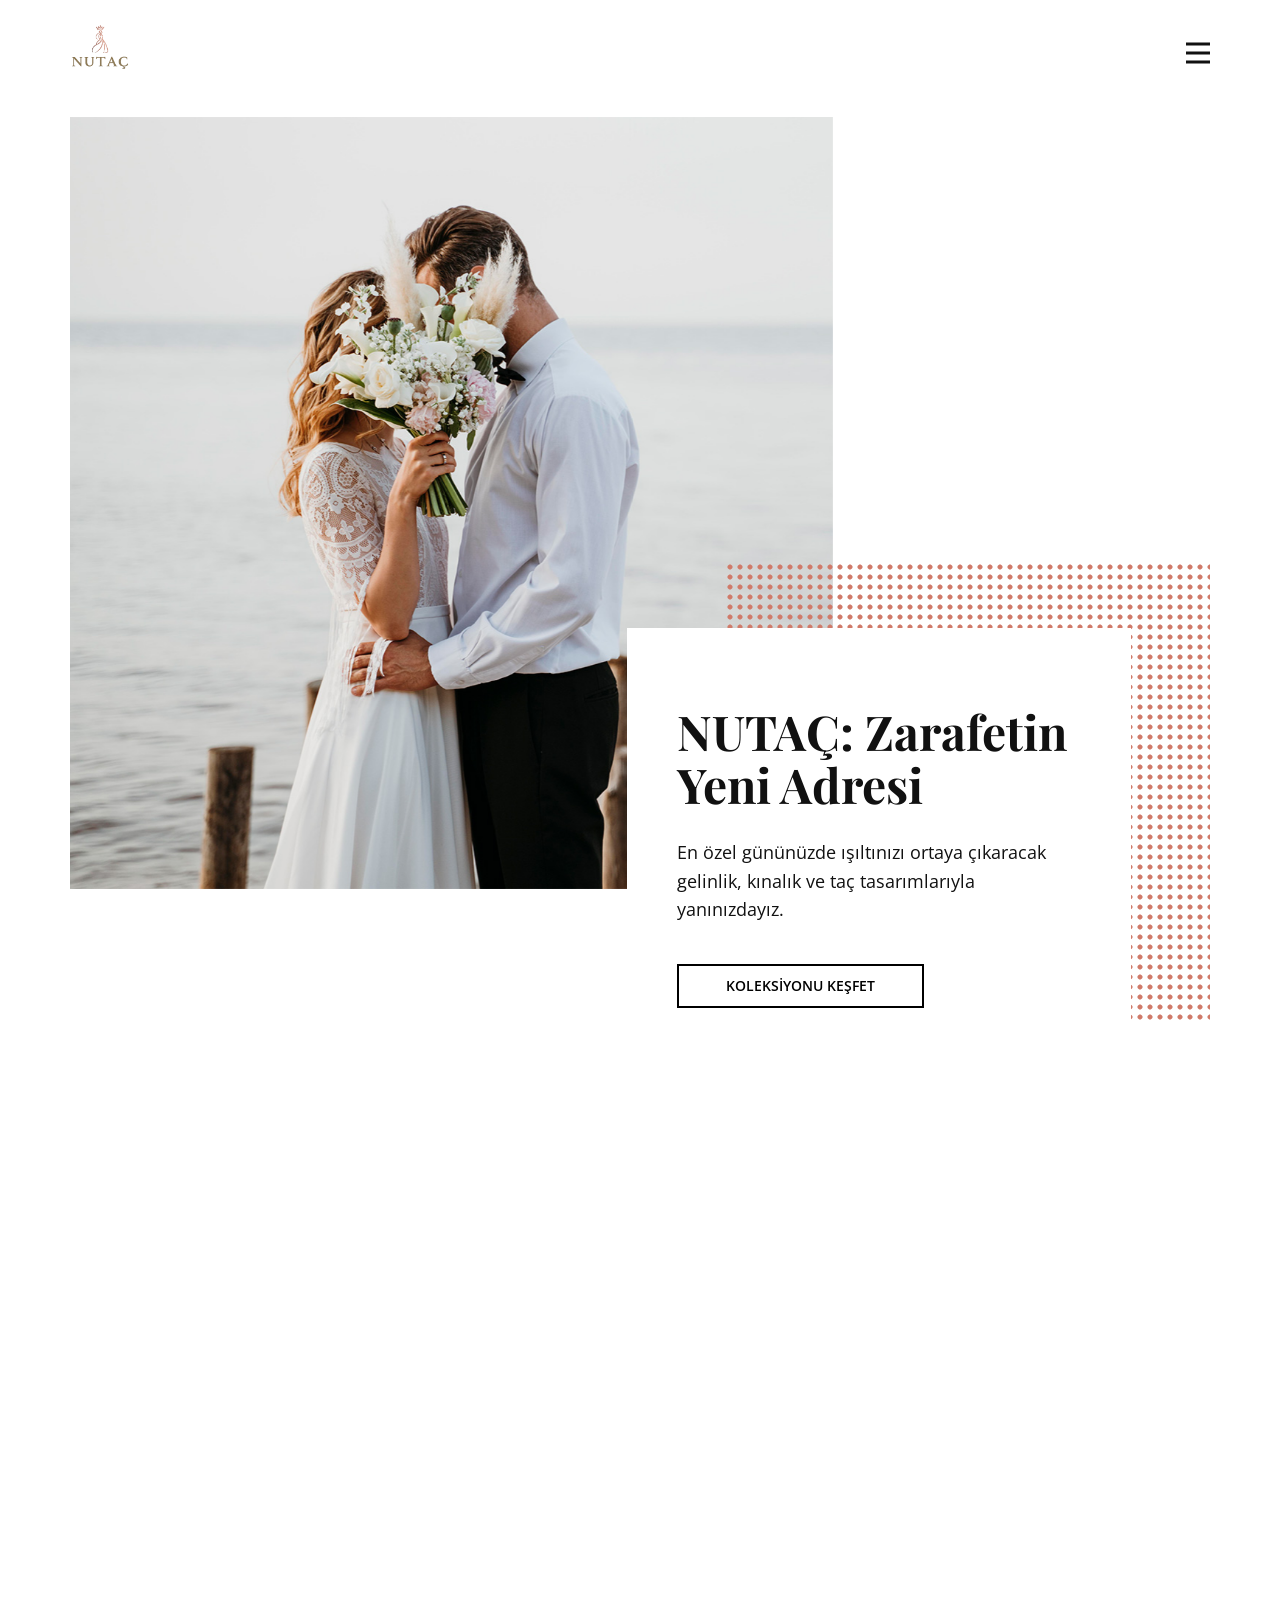
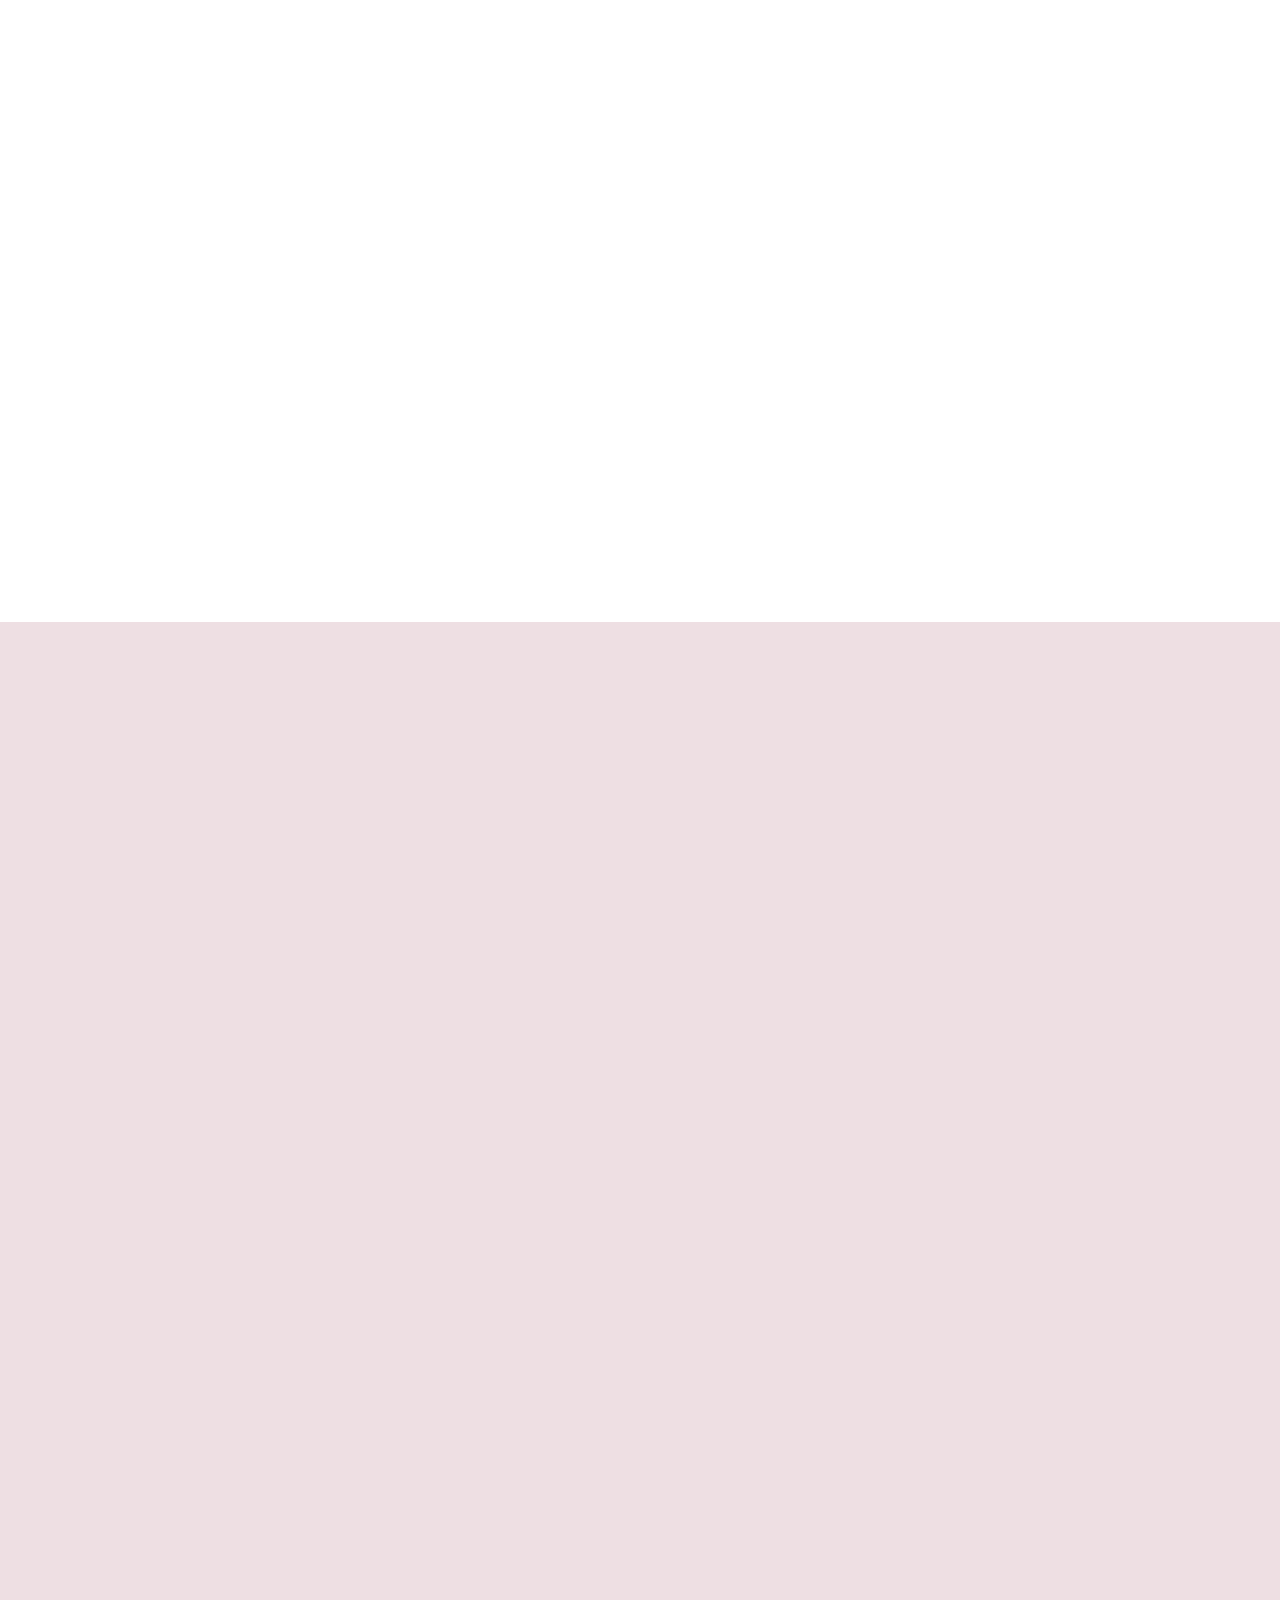
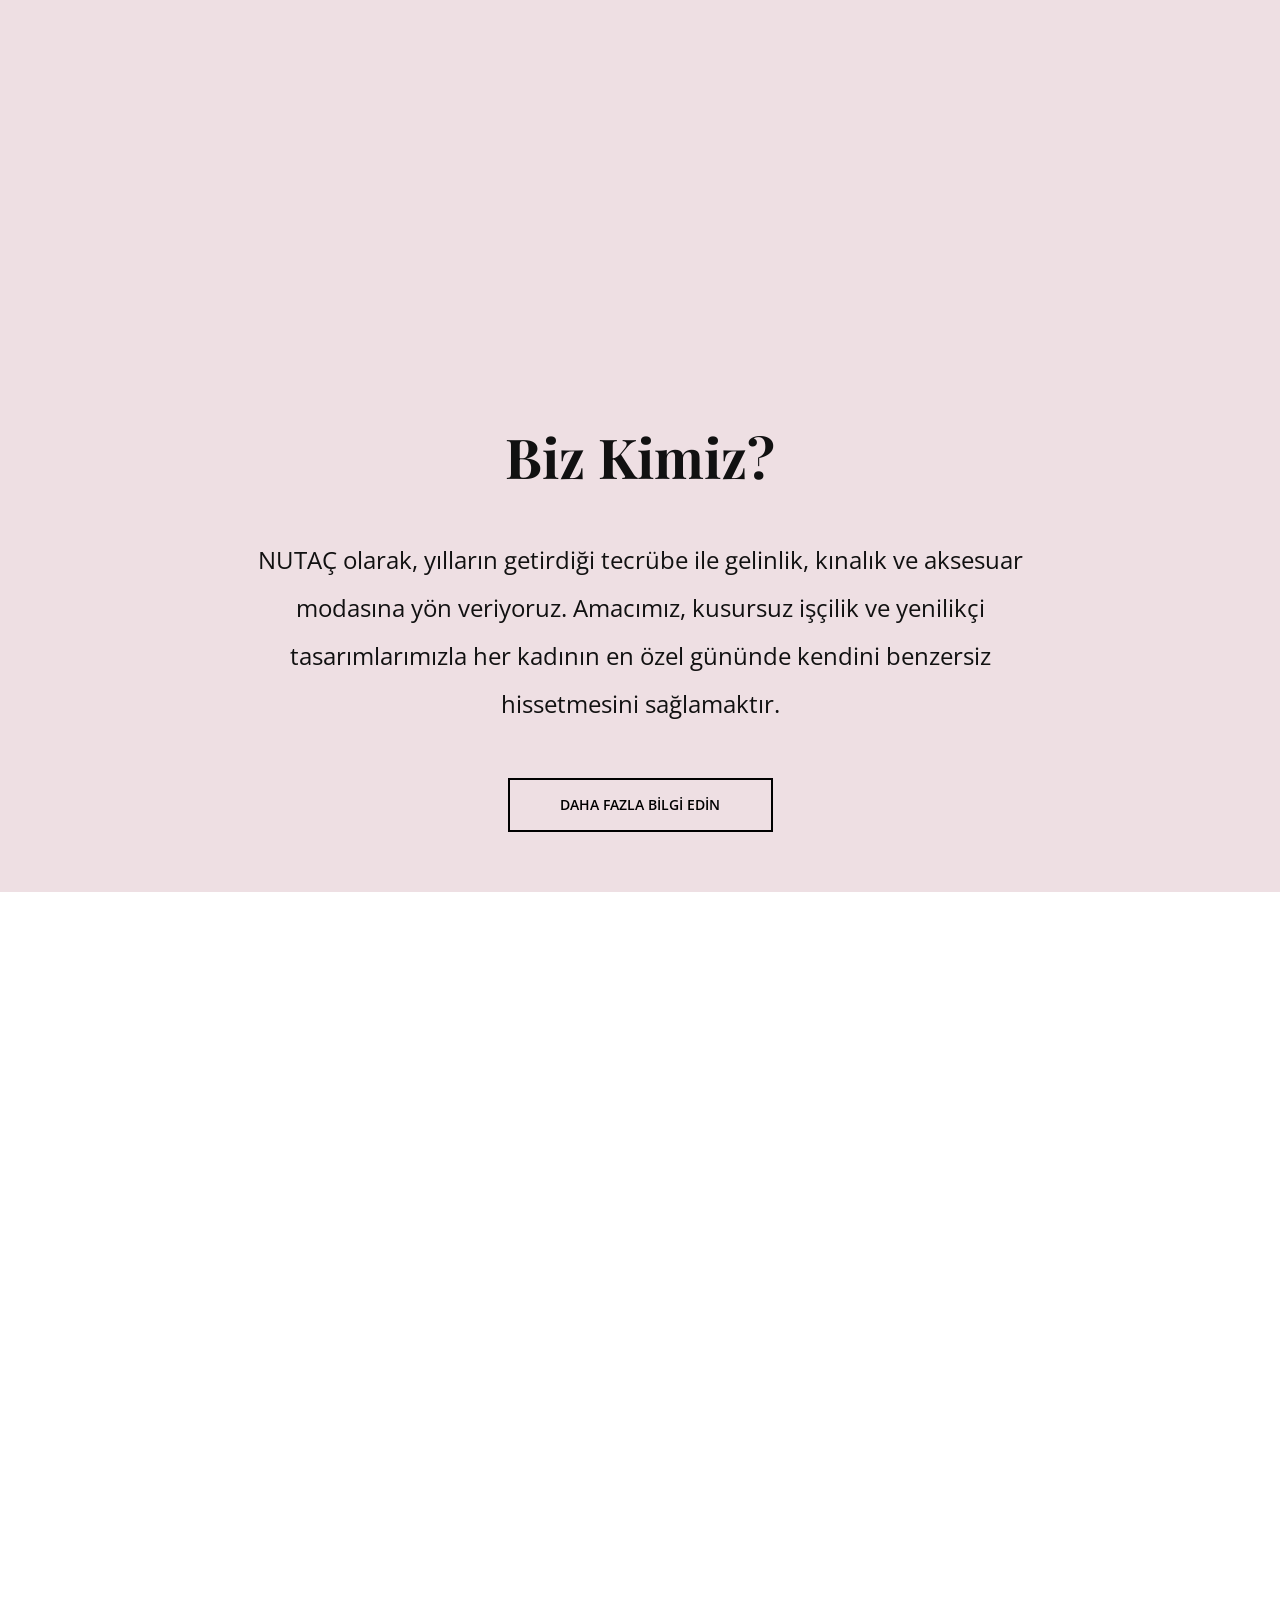
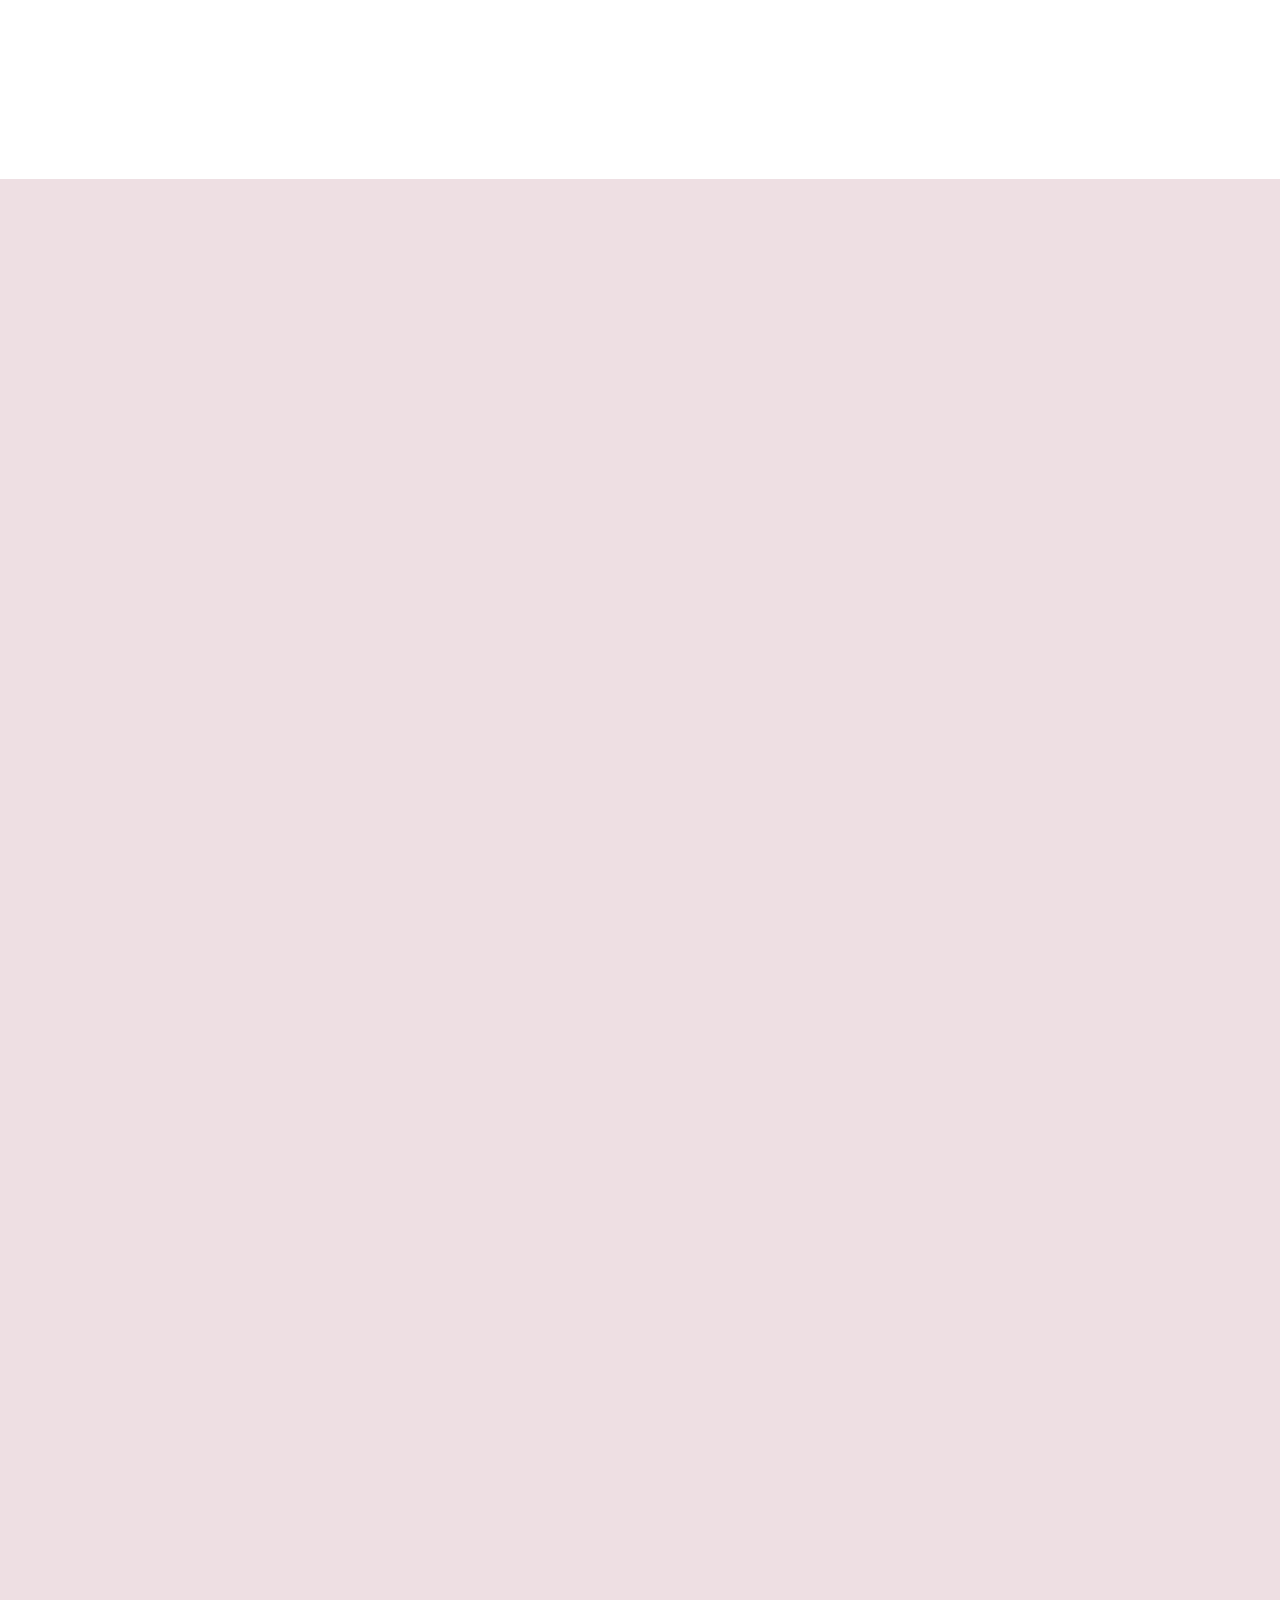
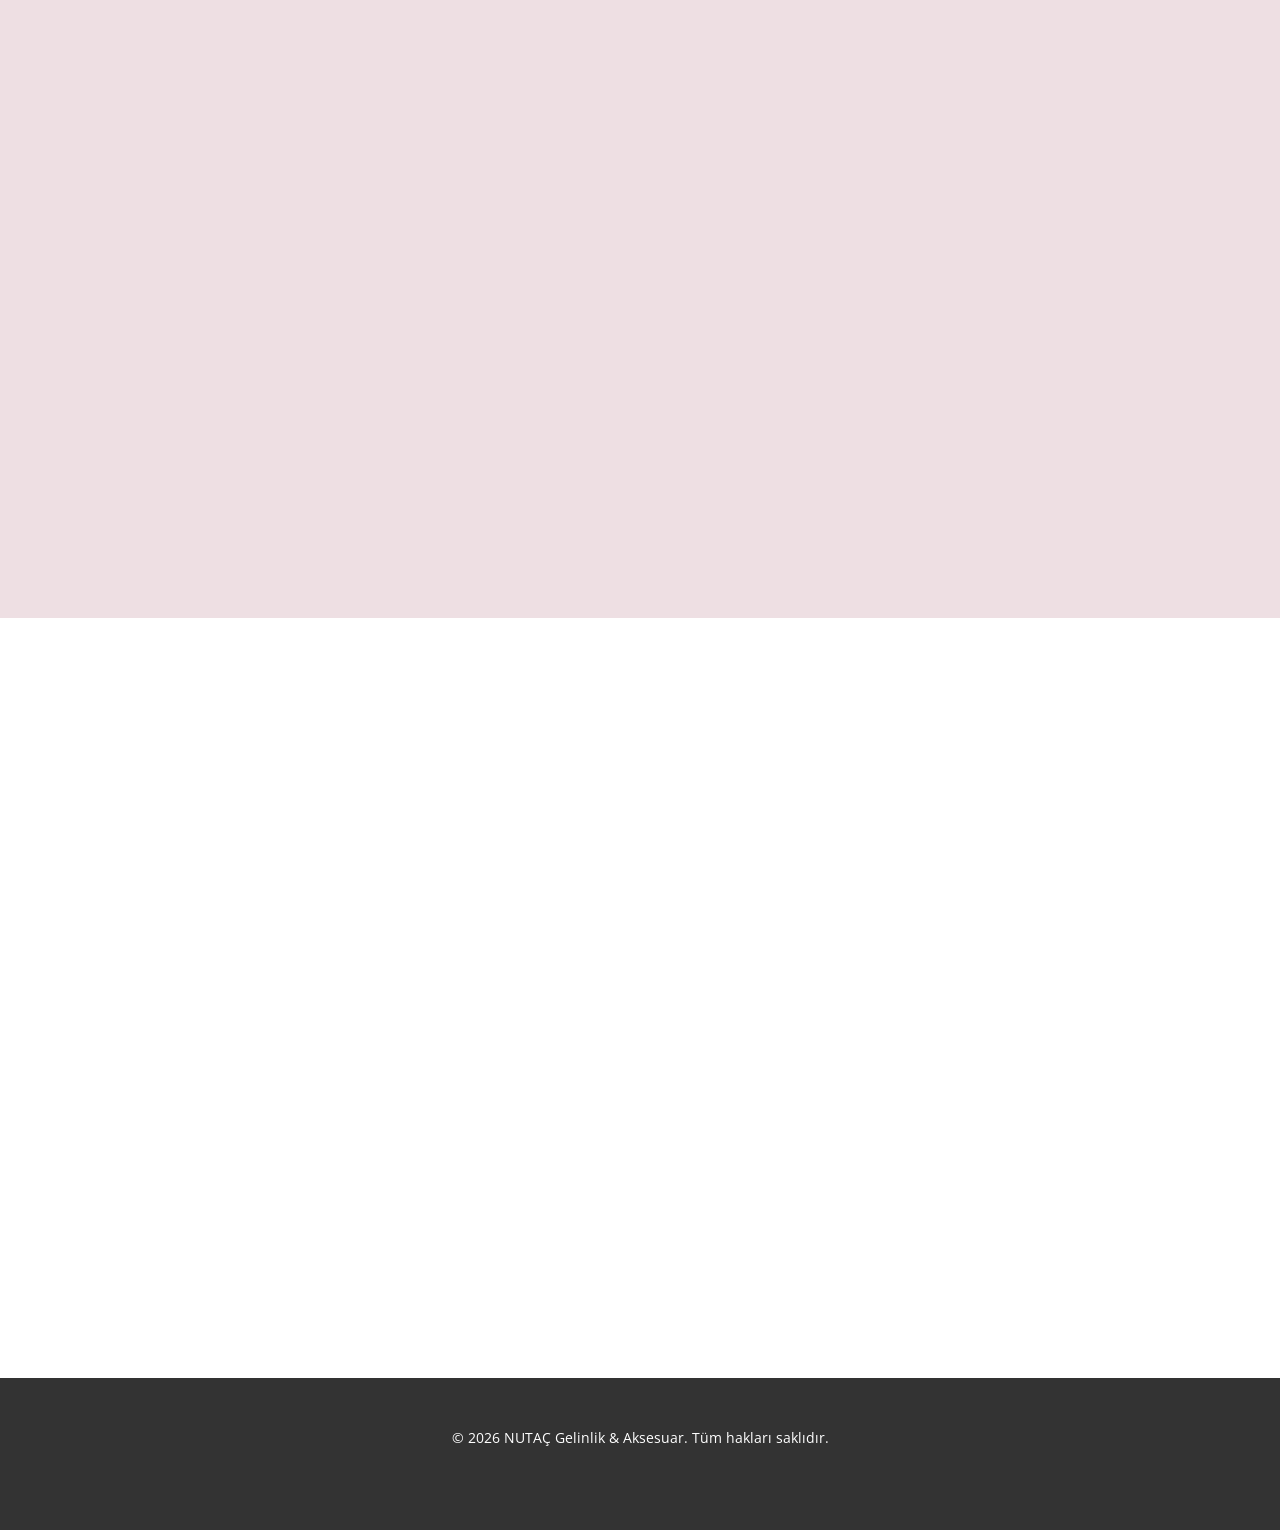
<file: Site1/Hakkında.html>
<!DOCTYPE html>
<html style="font-size: 16px;" lang="tr"><head>
    <meta name="viewport" content="width=device-width, initial-scale=1.0">
    <meta charset="utf-8">
    <meta name="keywords" content="NUTAÇ, Gelinlik, Kınalık, Taç, Zarafet Takıları, Toptan Gelinlik, Hakkımızda">
    <meta name="description" content="NUTAÇ Gelinlik ve Zarafet Takıları - Toptan ve perakende satışımızla Türkiye'nin her yerine kargo imkanı sunuyoruz.">
    <title>NUTAÇ | Hakkımızda</title>
    <link rel="stylesheet" href="nicepage.css" media="screen">
<link rel="stylesheet" href="Hakkında.css" media="screen">
    <script class="u-script" type="text/javascript" src="jquery.js" defer=""></script>
    <script class="u-script" type="text/javascript" src="nicepage.js" defer=""></script>
    <meta name="generator" content="Nicepage 8.5.1, nicepage.com">
    
    <link id="u-page-google-font" rel="stylesheet" href="https://fonts.googleapis.com/css2?display=swap&amp;family=Playfair+Display:ital,wght@0,400;0,500;0,600;0,700;0,800;0,900;1,400;1,500;1,600;1,700;1,800;1,900&amp;family=Open+Sans:ital,wght@0,300;0,400;0,500;0,600;0,700;0,800;1,300;1,400;1,500;1,600;1,700;1,800&amp;family=Poppins:ital,wght@0,100;0,200;0,300;0,400;0,500;0,600;0,700;0,800;0,900;1,100;1,200;1,300;1,400;1,500;1,600;1,700;1,800;1,900">
    <script type="application/ld+json">{
    "@context": "http://schema.org",
    "@type": "Organization",
    "name": "Nutaç",
    "logo": "images/default-logo.png"
}</script>
    <meta name="theme-color" content="#d4b6be">
    <meta property="og:title" content="Hakkımızda">
    <meta property="og:type" content="website">
  <meta name="referrer" content="origin"><meta data-intl-tel-input-cdn-path="intlTelInput/"></head>
  <body data-path-to-root="./" data-include-products="false" class="u-body u-xl-mode" data-lang="tr"><header class="u-clearfix u-header u-header" id="sec-8409"><div class="u-clearfix u-sheet u-valign-middle u-sheet-1">
        <a href="#" class="u-image u-logo u-image-1" style="width: 60px !important;">
          <img src="images/default-logo.png" class="u-logo-image u-logo-image-1" style="width: 60px !important; height: auto !important;">
        </a>
        <nav class="u-menu u-menu-hamburger u-offcanvas u-menu-1" data-responsive-from="XL" role="navigation">
          <div class="menu-collapse" style="font-size: 1rem; letter-spacing: 0px;">
            <a class="u-button-style u-custom-left-right-menu-spacing u-custom-padding-bottom u-custom-top-bottom-menu-spacing u-hamburger-link u-nav-link u-text-active-palette-1-base u-text-hover-palette-2-base" href="#" tabindex="-1" aria-label="Open menu" aria-controls="ca01">
              <svg class="u-svg-link" viewBox="0 0 24 24"><use xlink:href="#menu-hamburger"></use></svg>
              <svg class="u-svg-content" version="1.1" id="menu-hamburger" viewBox="0 0 16 16" x="0px" y="0px" xmlns:xlink="http://www.w3.org/1999/xlink" xmlns="http://www.w3.org/2000/svg"><g><rect y="1" width="16" height="2"></rect><rect y="7" width="16" height="2"></rect><rect y="13" width="16" height="2"></rect>
</g></svg>
            </a>
          </div>
          <div class="u-custom-menu u-nav-container">
            <ul class="u-nav u-unstyled u-nav-1" role="menubar"><li class="u-nav-item" role="none"><a class="u-button-style u-nav-link u-text-active-palette-1-base u-text-hover-palette-2-base u-nav-link-2" href="./" role="menuitem">Ana Sayfa</a>
</li><li class="u-nav-item" role="none"><a class="u-button-style u-nav-link u-text-active-palette-1-base u-text-hover-palette-2-base u-nav-link-2" href="Hakkında.html" role="menuitem">Hakkımızda</a>
</li><li class="u-nav-item" role="none"><a class="u-button-style u-nav-link u-text-active-palette-1-base u-text-hover-palette-2-base u-nav-link-2" href="Galeri.html" role="menuitem">Koleksiyonlar</a>
</li></ul>
          </div>
          <div class="u-custom-menu u-nav-container-collapse" id="ca01" role="region" aria-label="Menu panel">
            <div class="u-black u-container-style u-inner-container-layout u-opacity u-opacity-95 u-sidenav">
              <div class="u-inner-container-layout u-sidenav-overflow">
                <div class="u-menu-close" tabindex="-1" aria-label="Close menu"></div>
                <ul class="u-align-center u-nav u-popupmenu-items u-unstyled u-nav-2"><li class="u-nav-item"><a class="u-button-style u-nav-link" href="./">Ana Sayfa</a>
</li><li class="u-nav-item"><a class="u-button-style u-nav-link" href="Hakkında.html">Hakkımızda</a>
</li><li class="u-nav-item"><a class="u-button-style u-nav-link" href="Galeri.html">Koleksiyonlar</a>
</li></ul>
              </div>
            </div>
            <div class="u-black u-menu-overlay u-opacity u-opacity-70"></div>
          </div>
        </nav>
        <br>
      </div></header>
    <section class="u-clearfix u-valign-middle-xs u-section-1" id="block-1">
      <div class="custom-expanded u-palette-1-light-2 u-shape u-shape-rectangle u-shape-1" data-animation-name="customAnimationIn" data-animation-duration="1500" data-animation-delay="500"></div>
      <img class="custom-expanded u-image u-image-1" src="images/beautiful-couple-543.jpg" data-image-width="1086" data-image-height="1047" data-animation-name="customAnimationIn" data-animation-duration="1500">
      <div class="u-container-style u-group u-image u-image-tiles u-image-2" data-animation-name="customAnimationIn" data-animation-duration="1500" data-animation-delay="500">
        <div class="u-container-layout u-container-layout-1"></div>
      </div>
      <div class="u-align-left u-container-align-left u-container-style u-group u-white u-group-2" data-animation-name="customAnimationIn" data-animation-duration="1750" data-animation-delay="500">
        <div class="u-container-layout u-valign-middle u-container-layout-2">
          <h1 class="u-align-left u-text u-text-1"> NUTAÇ: Zarafetin Yeni Adresi</h1>
          <p class="u-align-left u-large-text u-text u-text-variant u-text-2">En özel gününüzde ışıltınızı ortaya çıkaracak gelinlik, kınalık ve taç tasarımlarıyla yanınızdayız.</p>
          <a href="#" class="u-active-palette-1-base u-align-left u-border-2 u-border-active-palette-1-base u-border-black u-border-hover-palette-1-base u-btn u-button-style u-hover-palette-1-base u-none u-text-active-black u-text-black u-text-hover-black u-btn-2">Koleksiyonu Keşfet</a>
        </div>
      </div>
    </section>
    <section class="u-align-center u-clearfix u-valign-bottom-sm u-section-2" id="block-2">
      <div class="custom-expanded u-palette-1-light-2 u-shape u-shape-rectangle u-shape-1" data-animation-name="customAnimationIn" data-animation-duration="1500" data-animation-delay="500"></div>
      <div class="u-container-style u-group u-image u-image-tiles u-image-1" data-animation-name="customAnimationIn" data-animation-duration="1500" data-animation-delay="500">
        <div class="u-container-layout u-container-layout-1"></div>
      </div>
      <img class="u-image u-image-2" src="images/young-bride-groom-having-beach-w1.jpg" data-image-width="1380" data-image-height="920" data-animation-name="flipIn" data-animation-duration="1500" data-animation-direction="X" data-animation-delay="250">
      <div class="custom-expanded u-align-left u-container-align-left u-container-style u-group u-shape-rectangle u-white u-group-2" data-animation-name="customAnimationIn" data-animation-duration="1500" data-animation-delay="750">
        <div class="u-container-layout u-valign-middle u-container-layout-2">
          <h2 class="u-align-left u-text u-text-1"> Size Özel Hizmetlerimiz</h2>
          <p class="u-align-left u-text u-text-2"> İster perakende müşterimiz olun, ister mağazanız için toptan alım yapmak isteyin; Türkiye'nin dört bir yanına özenle ulaştırdığımız eşsiz tasarımlarımızla tanışın.</p>
          <a href="#" class="u-active-palette-1-base u-align-left u-border-2 u-border-active-palette-1-base u-border-black u-border-hover-palette-1-base u-btn u-button-style u-hover-palette-1-base u-none u-text-active-black u-text-black u-text-hover-black u-btn-2">Detayları İncele</a>
        </div>
      </div>
    </section>
    <section class="u-align-center u-clearfix u-container-align-center u-palette-1-light-2 u-valign-middle-lg u-valign-middle-md u-valign-middle-xl u-section-3" id="block-3">
      <h2 class="u-align-center u-text u-text-1" data-animation-name="customAnimationIn" data-animation-duration="1500" data-animation-delay="0"> Modayı Belirleyen Zarafet Takıları ve Tasarımlar</h2>
      <p class="u-align-center u-text u-text-2" data-animation-name="customAnimationIn" data-animation-duration="1500" data-animation-delay="250"> Her detayında ince bir işçilik ve kalite barındıran, modaya yön veren geniş ürün yelpazemiz.</p>
      <div class="u-expanded-width u-list u-list-1">
        <div class="u-repeater u-repeater-1">
          <div class="u-container-align-left u-container-style u-image u-image-default u-list-item u-repeater-item u-shading u-image-1" data-image-width="1380" data-image-height="920" data-animation-name="customAnimationIn" data-animation-duration="1500" data-animation-delay="750">
            <div class="u-container-layout u-similar-container u-valign-bottom u-container-layout-1">
              <h4 class="u-align-left u-text u-text-default u-text-3"> Özel Dikim Gelinlikler</h4>
            </div>
          </div>
          <div class="u-container-align-left u-container-style u-image u-image-default u-list-item u-repeater-item u-shading u-image-2" data-image-width="1380" data-image-height="920" data-animation-name="customAnimationIn" data-animation-duration="1500" data-animation-delay="750">
            <div class="u-container-layout u-similar-container u-valign-bottom u-container-layout-2">
              <h4 class="u-align-left u-text u-text-default u-text-4"> Tesettür Koleksiyonu</h4>
            </div>
          </div>
          <div class="u-container-align-left u-container-style u-image u-image-default u-list-item u-repeater-item u-shading u-image-3" data-image-width="1380" data-image-height="920" data-animation-name="customAnimationIn" data-animation-duration="1500" data-animation-delay="750">
            <div class="u-container-layout u-similar-container u-valign-bottom u-container-layout-3">
              <h4 class="u-align-left u-text u-text-default u-text-5"> Göz Alıcı Kınalıklar</h4>
            </div>
          </div>
          <div class="u-container-align-left u-container-style u-image u-image-default u-list-item u-repeater-item u-shading u-image-4" data-image-width="1380" data-image-height="920" data-animation-name="customAnimationIn" data-animation-duration="1500" data-animation-delay="750">
            <div class="u-container-layout u-similar-container u-valign-bottom u-container-layout-4">
              <h4 class="u-align-left u-text u-text-default u-text-6"> Zarif Taçlar</h4>
            </div>
          </div>
          <div class="u-container-align-left u-container-style u-image u-image-default u-list-item u-repeater-item u-shading u-image-5" data-image-width="1380" data-image-height="920" data-animation-name="customAnimationIn" data-animation-duration="1500" data-animation-delay="750">
            <div class="u-container-layout u-similar-container u-valign-bottom u-container-layout-5">
              <h4 class="u-align-left u-text u-text-default u-text-7"> Zarafet Takıları</h4>
            </div>
          </div>
          <div class="u-container-align-left u-container-style u-image u-image-default u-list-item u-repeater-item u-shading u-image-6" data-image-width="1380" data-image-height="920" data-animation-name="customAnimationIn" data-animation-duration="1500" data-animation-delay="750">
            <div class="u-container-layout u-similar-container u-valign-bottom u-container-layout-6">
              <h4 class="u-align-left u-text u-text-default u-text-8"> Toptan Satış</h4>
            </div>
          </div>
        </div>
      </div>
    </section>
    <section class="u-align-center u-clearfix u-palette-1-light-2 u-section-4" id="block-4">
      <div class="u-clearfix u-sheet u-valign-middle u-sheet-1">
        <h2 class="u-text u-text-1">Biz Kimiz?</h2>
        <p class="u-text u-text-2">NUTAÇ olarak, yılların getirdiği tecrübe ile gelinlik, kınalık ve aksesuar modasına yön veriyoruz. Amacımız, kusursuz işçilik ve yenilikçi tasarımlarımızla her kadının en özel gününde kendini benzersiz hissetmesini sağlamaktır.</p>
        <a href="#" class="u-active-palette-1-base u-align-left u-border-2 u-border-active-palette-1-base u-border-black u-border-hover-palette-1-base u-btn u-button-style u-hover-palette-1-base u-none u-text-active-black u-text-black u-text-hover-black u-btn-1" data-animation-name="" data-animation-duration="0" data-animation-delay="0" data-animation-direction="">Daha Fazla Bilgi Edin</a>
      </div>
    </section>
    <section class="u-clearfix u-section-5" id="block-5">
      <div class="u-align-right u-expanded-width u-palette-1-light-2 u-shape u-shape-rectangle u-shape-1" data-animation-name="customAnimationIn" data-animation-duration="1500" data-animation-delay="500"></div>
      <div class="custom-expanded data-layout-selected u-clearfix u-layout-wrap u-layout-wrap-1">
        <div class="u-layout">
          <div class="u-layout-row">
            <div class="u-container-align-left u-container-style u-layout-cell u-size-26-lg u-size-26-xl u-size-60-md u-size-60-sm u-size-60-xs u-layout-cell-1" data-animation-name="customAnimationIn" data-animation-duration="1500" data-animation-delay="500">
              <div class="u-container-layout u-valign-middle u-container-layout-1">
                <h2 class="u-align-left u-text u-text-1"> Hayalinizdeki Tasarımlar<br style="">
                </h2>
                <p class="u-align-left u-large-text u-text u-text-variant u-text-2">Size özel dikim seçenekleri ve göz kamaştıran hazır giyim koleksiyonlarımızla en mutlu gününüze eşlik ediyoruz.</p>
                <a href="#" class="u-active-palette-1-base u-align-left u-border-2 u-border-active-palette-1-base u-border-black u-border-hover-palette-1-base u-btn u-button-style u-hover-palette-1-base u-none u-text-active-black u-text-black u-text-hover-black u-btn-2">Koleksiyonu İncele</a>
              </div>
            </div>
            <div class="u-container-style u-layout-cell u-size-34-lg u-size-34-xl u-size-60-md u-size-60-sm u-size-60-xs u-layout-cell-2">
              <div class="u-container-layout u-valign-middle-sm u-valign-middle-xs u-container-layout-2">
                <div class="custom-expanded u-container-style u-group u-image u-image-tiles u-image-1" data-animation-name="customAnimationIn" data-animation-duration="1500" data-animation-delay="750">
                  <div class="u-container-layout u-container-layout-3"></div>
                </div>
                <img src="images/high-angle-girl-posing-with-flow.jpg" alt="" class="u-image u-image-default u-image-2" data-animation-name="customAnimationIn" data-animation-duration="1500" data-animation-delay="500" data-image-width="1380" data-image-height="920">
              </div>
            </div>
          </div>
        </div>
      </div>
    </section>
    <section class="u-clearfix u-palette-1-light-2 u-section-6" id="block-6">
      <div class="custom-expanded u-container-style u-group u-image u-image-tiles u-image-1" data-animation-name="customAnimationIn" data-animation-duration="1500" data-animation-delay="750">
        <div class="u-container-layout u-container-layout-1"></div>
      </div>
      <div class="u-expanded-width u-shape u-shape-rectangle u-white u-shape-1" data-animation-name="customAnimationIn" data-animation-duration="1250"></div>
      <img class="u-image u-image-default u-image-2" data-image-width="1380" data-image-height="920" data-animation-name="customAnimationIn" data-animation-duration="1500" src="images/women-making-preparations-weddin1.jpg">
      <div class="u-container-align-left u-container-style u-group u-shape-rectangle u-white u-group-2" data-animation-name="customAnimationIn" data-animation-duration="1500" data-animation-delay="750">
        <div class="u-container-layout u-valign-middle u-container-layout-2">
          <h2 class="u-align-left u-text u-text-1"> Göz Kamaştıran Detaylar</h2>
          <p class="u-align-left u-text u-text-2">Usta ellerden çıkan zarafet takıları ve taçlarımız, güzelliğinizi tamamlayacak en önemli dokunuştur. NUTAÇ farkıyla detaylardaki şıklığı hissedin.</p>
          <a href="#" class="u-active-palette-1-base u-align-left u-border-2 u-border-active-palette-1-base u-border-black u-border-hover-palette-1-base u-btn u-button-style u-hover-palette-1-base u-none u-text-active-black u-text-black u-text-hover-black u-btn-2">Aksesuarları Gör</a>
        </div>
      </div>
      <div class="u-shape u-shape-circle u-white u-shape-2" data-animation-name="customAnimationIn" data-animation-duration="1500" data-animation-delay="750"></div>
    </section>
    <section class="u-clearfix u-container-align-center u-palette-1-light-2 u-section-7" id="block-7">
      <div class="u-clearfix u-sheet u-valign-middle u-sheet-1">
        <div class="data-layout-selected u-clearfix u-expanded-width u-gutter-20 u-layout-wrap u-layout-wrap-1">
          <div class="u-layout">
            <div class="u-layout-row">
              <div class="u-size-20 u-size-30-md">
                <div class="u-layout-row">
                  <div class="u-container-align-left u-container-style u-layout-cell u-left-cell u-size-60 u-layout-cell-1" data-animation-name="customAnimationIn" data-animation-duration="1500" data-animation-delay="500">
                    <div class="u-container-layout u-valign-middle-lg u-valign-middle-sm u-valign-middle-xl u-valign-middle-xs u-container-layout-1">
                      <img class="u-expanded-width u-image u-image-1" src="images/bride-groom-are-cutting-decorate.jpg" data-image-width="1380" data-image-height="920">
                      <h3 class="u-align-left u-text u-text-1">Toptan ve Perakende Satış Kolaylığı</h3>
                    </div>
                  </div>
                </div>
              </div>
              <div class="u-size-20 u-size-30-md">
                <div class="u-layout-col">
                  <div class="u-align-left u-container-style u-layout-cell u-size-30 u-layout-cell-2" data-animation-name="customAnimationIn" data-animation-duration="1500" data-animation-delay="250">
                    <div class="u-container-layout u-valign-middle u-container-layout-2">
                      <h3 class="u-text u-text-2">Türkiye'nin Her Yerine Kargo</h3>
                      <p class="u-text u-text-3">Siparişlerinizi özenle hazırlıyor, bulunduğunuz her yere hızlı ve sorunsuz kargo imkanı sunuyoruz. Nerede olursanız olun, NUTAÇ kalitesi size ulaşır.</p>
                      <a href="#" class="u-active-palette-1-base u-align-left u-border-2 u-border-active-palette-1-base u-border-black u-border-hover-palette-1-base u-btn u-button-style u-hover-palette-1-base u-none u-text-active-black u-text-black u-text-hover-black u-btn-1">İletişime Geç</a>
                    </div>
                  </div>
                  <div class="u-container-style u-layout-cell u-size-30 u-layout-cell-3" data-animation-name="customAnimationIn" data-animation-duration="1500" data-animation-delay="500">
                    <div class="u-container-layout u-valign-middle u-container-layout-3">
                      <p class="u-text u-text-4">Butikler ve mağazalar için sunduğumuz toptan satış imkanlarıyla, NUTAÇ kalitesini kendi müşterilerinize de güvenle ulaştırabilirsiniz. Yüksek üretim kapasitemiz ve toptan siparişlere özel avantajlı fiyatlandırma seçeneklerimiz hakkında bilgi almak için bizimle iletişime geçmekten çekinmeyin.</p>
                    </div>
                  </div>
                </div>
              </div>
              <div class="u-size-20 u-size-60-md">
                <div class="u-layout-row">
                  <div class="u-container-style u-image u-layout-cell u-right-cell u-size-60 u-image-2" data-animation-name="customAnimationIn" data-animation-duration="1500" data-animation-delay="500">
                    <div class="u-container-layout u-valign-middle u-container-layout-4"></div>
                  </div>
                </div>
              </div>
            </div>
          </div>
        </div>
      </div>
    </section>
    <section class="u-clearfix u-container-align-center u-section-8" id="block-8">
      <div class="u-clearfix u-sheet u-valign-middle u-sheet-1">
        <div class="data-layout-selected u-clearfix u-expanded-width u-gutter-20 u-layout-wrap u-layout-wrap-1">
          <div class="u-layout">
            <div class="u-layout-row">
              <div class="u-size-30 u-size-60-md">
                <div class="u-layout-col">
                  <div class="u-align-left u-container-align-left u-container-style u-layout-cell u-palette-1-light-2 u-right-cell u-size-60 u-layout-cell-1" data-animation-name="customAnimationIn" data-animation-duration="1500" data-animation-delay="500">
                    <div class="u-container-layout u-valign-middle u-container-layout-1">
                      <h2 class="u-align-left u-text u-text-1">Bize Ulaşın</h2>
                      <p class="u-align-left u-text u-text-2">Toptan alım, randevu veya özel sipariş talepleriniz için aşağıdaki formu doldurarak ekibimize ulaşabilirsiniz.</p>
                      <div class="u-form u-form-1">
                        <form action="https://service.nicepagesrv.com/form/v4/form-process" class="u-clearfix u-form-spacing-30 u-form-vertical u-inner-form" style="padding: 0;" source="email" name="form">
                          <div class="u-form-email u-form-group u-form-partition-factor-2 u-form-group-1">
                            <label for="email-da30" class="u-form-control-hidden u-label">E-posta</label>
                            <input type="email" placeholder="Geçerli bir e-posta adresi girin" id="email-da30" name="email" class="u-border-2 u-border-grey-75 u-border-no-left u-border-no-right u-border-no-top u-input u-input-rectangle" required="">
                          </div>
                          <div class="u-form-group u-form-name u-form-partition-factor-2 u-form-group-2">
                            <label for="name-da30" class="u-form-control-hidden u-label">Adınız</label>
                            <input type="text" placeholder="Adınızı ve Soyadınızı girin" id="name-da30" name="name" class="u-border-2 u-border-grey-75 u-border-no-left u-border-no-right u-border-no-top u-input u-input-rectangle" required="">
                          </div>
                          <div class="u-form-agree u-form-group u-form-group-3">
                            <label class="u-block-47f6-32 u-field-label" style=""></label>
                            <input type="checkbox" id="agree-1d18" name="agree" class="u-agree-checkbox u-field-input" required="">
                            <label for="agree-1d18" class="u-block-47f6-32 u-field-label" style=""><a href="#">Gizlilik Politikasını</a> okudum ve kabul ediyorum.
                            </label>
                          </div>
                          <div class="u-form-group u-form-message u-form-group-4">
                            <label for="message-da30" class="u-form-control-hidden u-label">Mesajınız</label>
                            <textarea placeholder="Mesajınızı veya talebinizi buraya yazın..." rows="4" cols="50" id="message-da30" name="message" class="u-border-2 u-border-grey-75 u-border-no-left u-border-no-right u-border-no-top u-input u-input-rectangle" required=""></textarea>
                          </div>
                          <div class="u-align-left u-form-group u-form-submit u-form-group-5">
                            <a href="#" class="u-border-2 u-border-black u-btn u-btn-submit u-button-style u-hover-black u-none u-text-black u-text-hover-white u-btn-1">Gönder</a>
                            <input type="submit" value="submit" class="u-form-control-hidden">
                          </div>
                          <div class="u-form-send-message u-form-send-success">Teşekkür ederiz! Mesajınız başarıyla gönderildi.</div>
                          <div class="u-form-send-error u-form-send-message">Mesajınız gönderilemedi. Lütfen eksik alanları kontrol edip tekrar deneyin.</div>
                          <input type="hidden" value="" name="recaptchaResponse">
                          <input type="hidden" name="formServices" value="">
                        </form>
                      </div>
                    </div>
                  </div>
                </div>
              </div>
              <div class="u-size-30 u-size-60-md">
                <div class="u-layout-col">
                  <div class="u-size-40">
                    <div class="u-layout-row">
                      <div class="u-container-align-left u-container-style u-layout-cell u-left-cell u-size-60 u-layout-cell-2" data-animation-name="customAnimationIn" data-animation-duration="1500" data-animation-delay="250">
                        <div class="u-container-layout u-valign-top u-container-layout-2">
                          <p class="u-align-left u-text u-text-3"><b style="">Gelinlik, kınalık ve taç aksesuarlarımız hakkında detaylı bilgi almak için bize dilediğiniz zaman ulaşabilirsiniz. Türkiye'nin her noktasına güvenli kargo ile siparişlerinizi ulaştırıyoruz.</b>
                            <br style="">
                            <br style="">Toptan siparişleriniz ve butik/mağaza talepleriniz için özel fiyatlandırma ve üretim seçeneklerimiz bulunmaktadır. Hayalinizdeki tasarımı konuşmak için sabırsızlanıyoruz.<br style="">
                          </p>
                        </div>
                      </div>
                    </div>
                  </div>
                  <div class="u-size-20">
                    <div class="u-layout-row">
                      <div class="u-container-align-left u-container-style u-layout-cell u-size-36 u-layout-cell-3" data-animation-name="customAnimationIn" data-animation-duration="1500" data-animation-delay="250">
                        <div class="u-container-layout u-valign-top u-container-layout-3">
                          <p class="u-align-left u-text u-text-4">Zarafet, kaliteli işçilik ve güvenilir teslimat garantisi ile hizmetinizdeyiz.</p>
                        </div>
                      </div>
                      <div class="u-align-left u-container-style u-image u-layout-cell u-left-cell u-size-24 u-image-1" data-image-width="626" data-image-height="939" data-animation-name="customAnimationIn" data-animation-duration="1500" data-animation-delay="500">
                        <div class="u-container-layout u-container-layout-4"></div>
                      </div>
                    </div>
                  </div>
                </div>
              </div>
            </div>
          </div>
        </div>
      </div>
    </section>
    
    <footer class="u-align-center u-clearfix u-container-align-center u-footer u-grey-80 u-footer" id="sec-b85e"><div class="u-clearfix u-sheet u-sheet-1">
        <p class="u-small-text u-text u-text-variant u-text-1">© 2026 NUTAÇ Gelinlik & Aksesuar. Tüm hakları saklıdır.</p>
      </div></footer>
    <section class="u-backlink u-clearfix u-grey-80"></section>
  
</body></html>
</file>
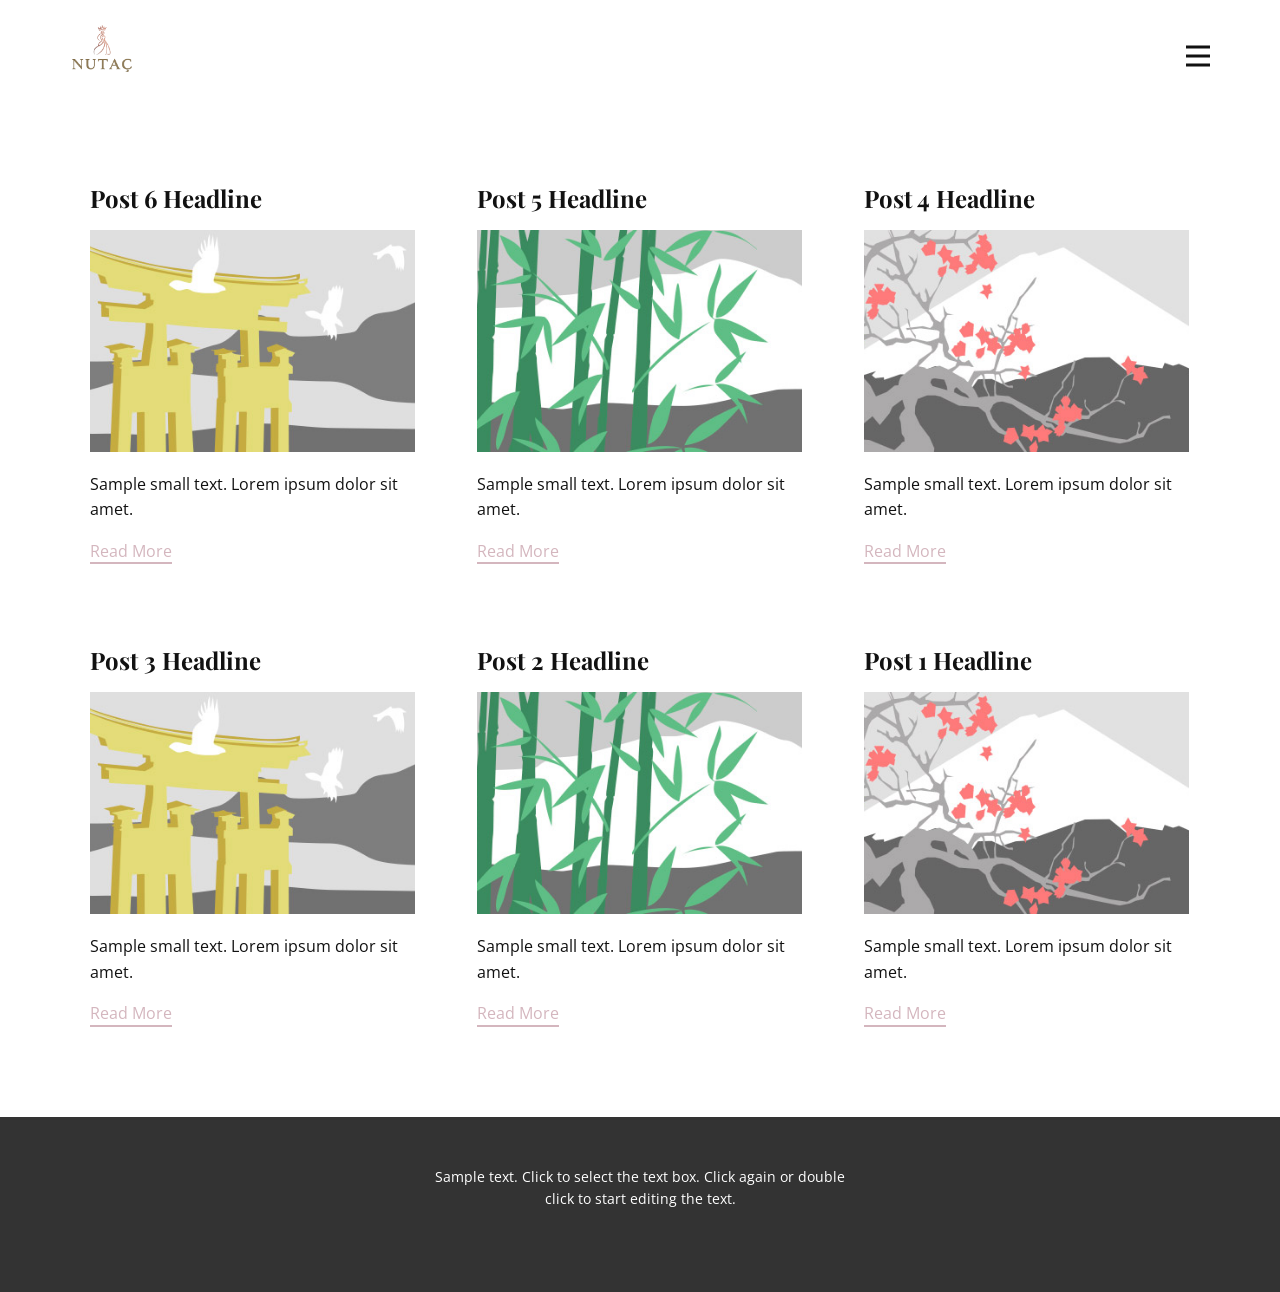
<file: Site1/blog/blog.html>
<!DOCTYPE html>
<html style="font-size: 16px;" lang="tr"><head>
    <meta name="viewport" content="width=device-width, initial-scale=1.0">
    <meta charset="utf-8">
    <meta name="keywords" content="">
    <meta name="description" content="">
    <title>Blog</title>
    <link rel="stylesheet" href="../nicepage.css" media="screen">
<link rel="stylesheet" href="../Blog-Template.css" media="screen">
    <script class="u-script" type="text/javascript" src="../jquery.js" defer=""></script>
    <script class="u-script" type="text/javascript" src="../nicepage.js" defer=""></script>
    <meta name="generator" content="Nicepage 8.5.1, nicepage.com">
    
    
    
    <link id="u-page-google-font" rel="stylesheet" href="https://fonts.googleapis.com/css2?display=swap&amp;family=Playfair+Display:ital,wght@0,400;0,500;0,600;0,700;0,800;0,900;1,400;1,500;1,600;1,700;1,800;1,900&amp;family=Open+Sans:ital,wght@0,300;0,400;0,500;0,600;0,700;0,800;1,300;1,400;1,500;1,600;1,700;1,800">
    <script type="application/ld+json">{
		"@context": "http://schema.org",
		"@type": "Organization",
		"name": "",
		"logo": "images/default-logo.png"
}</script>
    <meta name="theme-color" content="#d4b6be">
  <meta data-intl-tel-input-cdn-path="intlTelInput/"></head>
  <body data-path-to-root="../" data-include-products="false" class="u-body u-xl-mode" data-lang="tr"><header class="u-clearfix u-header u-header" id="sec-8409"><div class="u-clearfix u-sheet u-valign-middle u-sheet-1">
        <a href="#" class="u-image u-logo u-image-1">
          <img src="../images/default-logo.png" class="u-logo-image u-logo-image-1">
        </a>
        <nav class="u-menu u-menu-hamburger u-offcanvas u-menu-1" data-responsive-from="XL" role="navigation">
          <div class="menu-collapse" style="font-size: 1rem; letter-spacing: 0px;">
            <a class="u-button-style u-custom-left-right-menu-spacing u-custom-padding-bottom u-custom-top-bottom-menu-spacing u-hamburger-link u-nav-link u-text-active-palette-1-base u-text-hover-palette-2-base" href="#" tabindex="-1" aria-label="Open menu" aria-controls="ca01">
              <svg class="u-svg-link" viewBox="0 0 24 24"><use xlink:href="#menu-hamburger"></use></svg>
              <svg class="u-svg-content" version="1.1" id="menu-hamburger" viewBox="0 0 16 16" x="0px" y="0px" xmlns:xlink="http://www.w3.org/1999/xlink" xmlns="http://www.w3.org/2000/svg"><g><rect y="1" width="16" height="2"></rect><rect y="7" width="16" height="2"></rect><rect y="13" width="16" height="2"></rect>
</g></svg>
            </a>
          </div>
          <div class="u-custom-menu u-nav-container">
            <ul class="u-nav u-unstyled u-nav-1" role="menubar"><li class="u-nav-item" role="none"><a class="u-button-style u-nav-link u-text-active-palette-1-base u-text-hover-palette-2-base u-nav-link-2" href="../" role="menuitem">Page 5</a>
</li><li class="u-nav-item" role="none"><a class="u-button-style u-nav-link u-text-active-palette-1-base u-text-hover-palette-2-base u-nav-link-2" href="../Hakkında.html" role="menuitem">About Us</a>
</li><li class="u-nav-item" role="none"><a class="u-button-style u-nav-link u-text-active-palette-1-base u-text-hover-palette-2-base u-nav-link-2" href="../Galeri.html" role="menuitem">Gallery</a>
</li></ul>
          </div>
          <div class="u-custom-menu u-nav-container-collapse" id="ca01" role="region" aria-label="Menu panel">
            <div class="u-black u-container-style u-inner-container-layout u-opacity u-opacity-95 u-sidenav">
              <div class="u-inner-container-layout u-sidenav-overflow">
                <div class="u-menu-close" tabindex="-1" aria-label="Close menu"></div>
                <ul class="u-align-center u-nav u-popupmenu-items u-unstyled u-nav-2"><li class="u-nav-item"><a class="u-button-style u-nav-link" href="../">Page 5</a>
</li><li class="u-nav-item"><a class="u-button-style u-nav-link" href="../Hakkında.html">About Us</a>
</li><li class="u-nav-item"><a class="u-button-style u-nav-link" href="../Galeri.html">Gallery</a>
</li></ul>
              </div>
            </div>
            <div class="u-black u-menu-overlay u-opacity u-opacity-70"></div>
          </div>
        </nav>
      </div></header>
    <section class="u-clearfix u-section-1" id="block-2">
      <div class="u-clearfix u-sheet u-valign-middle u-sheet-1"><!--blog--><!--blog_options_json--><!--{"type":"Recent","source":"","tags":"","count":""}--><!--/blog_options_json-->
        <div class="u-blog u-expanded-width u-repeater u-repeater-1" data-blog-id="blog-1"><!--blog_post-->
          <div class="u-blog-post u-container-style u-repeater-item u-white u-repeater-item-1">
            <div class="u-container-layout u-similar-container u-valign-top u-container-layout-1"><!--blog_post_header-->
              <h4 class="u-blog-control u-text u-text-1">
                <a class="u-post-header-link" href="../blog/post-5.html">Post 6 Headline</a>
              </h4><!--/blog_post_header--><!--blog_post_image-->
              <img alt="" class="u-blog-control u-expanded-width u-image u-image-default u-image-1" src="../images/8ad73f3c.jpeg" data-href="../blog/post-5.html"><!--/blog_post_image--><!--blog_post_content-->
              <div class="u-blog-control u-post-content u-text u-text-2 fr-view">Sample small text. Lorem ipsum dolor sit amet.</div><!--/blog_post_content--><!--blog_post_readmore-->
              <a href="../blog/post-5.html" class="u-blog-control u-border-2 u-border-palette-1-base u-btn u-btn-rectangle u-button-style u-none u-btn-1"><!--blog_post_readmore_content--><!--options_json--><!--{"content":"Read More","defaultValue":"Devamını Oku"}--><!--/options_json-->Read More<!--/blog_post_readmore_content--></a><!--/blog_post_readmore-->
            </div>
          </div><div class="u-blog-post u-container-style u-repeater-item u-video-cover u-white">
            <div class="u-container-layout u-similar-container u-valign-top u-container-layout-2"><!--blog_post_header-->
              <h4 class="u-blog-control u-text u-text-3">
                <a class="u-post-header-link" href="../blog/post-4.html">Post 5 Headline</a>
              </h4><!--/blog_post_header--><!--blog_post_image-->
              <img alt="" class="u-blog-control u-expanded-width u-image u-image-default u-image-2" src="../images/68f64b9d.jpeg" data-href="../blog/post-4.html"><!--/blog_post_image--><!--blog_post_content-->
              <div class="u-blog-control u-post-content u-text u-text-4 fr-view">Sample small text. Lorem ipsum dolor sit amet.</div><!--/blog_post_content--><!--blog_post_readmore-->
              <a href="../blog/post-4.html" class="u-blog-control u-border-2 u-border-palette-1-base u-btn u-btn-rectangle u-button-style u-none u-btn-2"><!--blog_post_readmore_content--><!--options_json--><!--{"content":"Read More","defaultValue":"Devamını Oku"}--><!--/options_json-->Read More<!--/blog_post_readmore_content--></a><!--/blog_post_readmore-->
            </div>
          </div><div class="u-blog-post u-container-style u-repeater-item u-video-cover u-white">
            <div class="u-container-layout u-similar-container u-valign-top u-container-layout-3"><!--blog_post_header-->
              <h4 class="u-blog-control u-text u-text-5">
                <a class="u-post-header-link" href="../blog/post-3.html">Post 4 Headline</a>
              </h4><!--/blog_post_header--><!--blog_post_image-->
              <img alt="" class="u-blog-control u-expanded-width u-image u-image-default u-image-3" src="../images/0fd3416c.jpeg" data-href="../blog/post-3.html"><!--/blog_post_image--><!--blog_post_content-->
              <div class="u-blog-control u-post-content u-text u-text-6 fr-view">Sample small text. Lorem ipsum dolor sit amet.</div><!--/blog_post_content--><!--blog_post_readmore-->
              <a href="../blog/post-3.html" class="u-blog-control u-border-2 u-border-palette-1-base u-btn u-btn-rectangle u-button-style u-none u-btn-3"><!--blog_post_readmore_content--><!--options_json--><!--{"content":"Read More","defaultValue":"Devamını Oku"}--><!--/options_json-->Read More<!--/blog_post_readmore_content--></a><!--/blog_post_readmore-->
            </div>
          </div><div class="u-blog-post u-container-style u-repeater-item u-white u-repeater-item-1">
            <div class="u-container-layout u-similar-container u-valign-top u-container-layout-1"><!--blog_post_header-->
              <h4 class="u-blog-control u-text u-text-1">
                <a class="u-post-header-link" href="../blog/post-2.html">Post 3 Headline</a>
              </h4><!--/blog_post_header--><!--blog_post_image-->
              <img alt="" class="u-blog-control u-expanded-width u-image u-image-default u-image-1" src="../images/8ad73f3c.jpeg" data-href="../blog/post-2.html"><!--/blog_post_image--><!--blog_post_content-->
              <div class="u-blog-control u-post-content u-text u-text-2 fr-view">Sample small text. Lorem ipsum dolor sit amet.</div><!--/blog_post_content--><!--blog_post_readmore-->
              <a href="../blog/post-2.html" class="u-blog-control u-border-2 u-border-palette-1-base u-btn u-btn-rectangle u-button-style u-none u-btn-1"><!--blog_post_readmore_content--><!--options_json--><!--{"content":"Read More","defaultValue":"Devamını Oku"}--><!--/options_json-->Read More<!--/blog_post_readmore_content--></a><!--/blog_post_readmore-->
            </div>
          </div><div class="u-blog-post u-container-style u-repeater-item u-video-cover u-white">
            <div class="u-container-layout u-similar-container u-valign-top u-container-layout-2"><!--blog_post_header-->
              <h4 class="u-blog-control u-text u-text-3">
                <a class="u-post-header-link" href="../blog/post-1.html">Post 2 Headline</a>
              </h4><!--/blog_post_header--><!--blog_post_image-->
              <img alt="" class="u-blog-control u-expanded-width u-image u-image-default u-image-2" src="../images/68f64b9d.jpeg" data-href="../blog/post-1.html"><!--/blog_post_image--><!--blog_post_content-->
              <div class="u-blog-control u-post-content u-text u-text-4 fr-view">Sample small text. Lorem ipsum dolor sit amet.</div><!--/blog_post_content--><!--blog_post_readmore-->
              <a href="../blog/post-1.html" class="u-blog-control u-border-2 u-border-palette-1-base u-btn u-btn-rectangle u-button-style u-none u-btn-2"><!--blog_post_readmore_content--><!--options_json--><!--{"content":"Read More","defaultValue":"Devamını Oku"}--><!--/options_json-->Read More<!--/blog_post_readmore_content--></a><!--/blog_post_readmore-->
            </div>
          </div><div class="u-blog-post u-container-style u-repeater-item u-video-cover u-white">
            <div class="u-container-layout u-similar-container u-valign-top u-container-layout-3"><!--blog_post_header-->
              <h4 class="u-blog-control u-text u-text-5">
                <a class="u-post-header-link" href="../blog/post.html">Post 1 Headline</a>
              </h4><!--/blog_post_header--><!--blog_post_image-->
              <img alt="" class="u-blog-control u-expanded-width u-image u-image-default u-image-3" src="../images/0fd3416c.jpeg" data-href="../blog/post.html"><!--/blog_post_image--><!--blog_post_content-->
              <div class="u-blog-control u-post-content u-text u-text-6 fr-view">Sample small text. Lorem ipsum dolor sit amet.</div><!--/blog_post_content--><!--blog_post_readmore-->
              <a href="../blog/post.html" class="u-blog-control u-border-2 u-border-palette-1-base u-btn u-btn-rectangle u-button-style u-none u-btn-3"><!--blog_post_readmore_content--><!--options_json--><!--{"content":"Read More","defaultValue":"Devamını Oku"}--><!--/options_json-->Read More<!--/blog_post_readmore_content--></a><!--/blog_post_readmore-->
            </div>
          </div><!--/blog_post--><!--blog_post-->
          <!--/blog_post--><!--blog_post-->
          <!--/blog_post-->
        </div><!--/blog-->
      </div>
    </section>
    
    
    
    <footer class="u-align-center u-clearfix u-container-align-center u-footer u-grey-80 u-footer" id="sec-b85e"><div class="u-clearfix u-sheet u-sheet-1">
        <p class="u-small-text u-text u-text-variant u-text-1">Sample text. Click to select the text box. Click again or double click to start editing the text.</p>
      </div></footer>
    <section class="u-backlink u-clearfix u-grey-80"></section>
  
</body></html>
</file>
